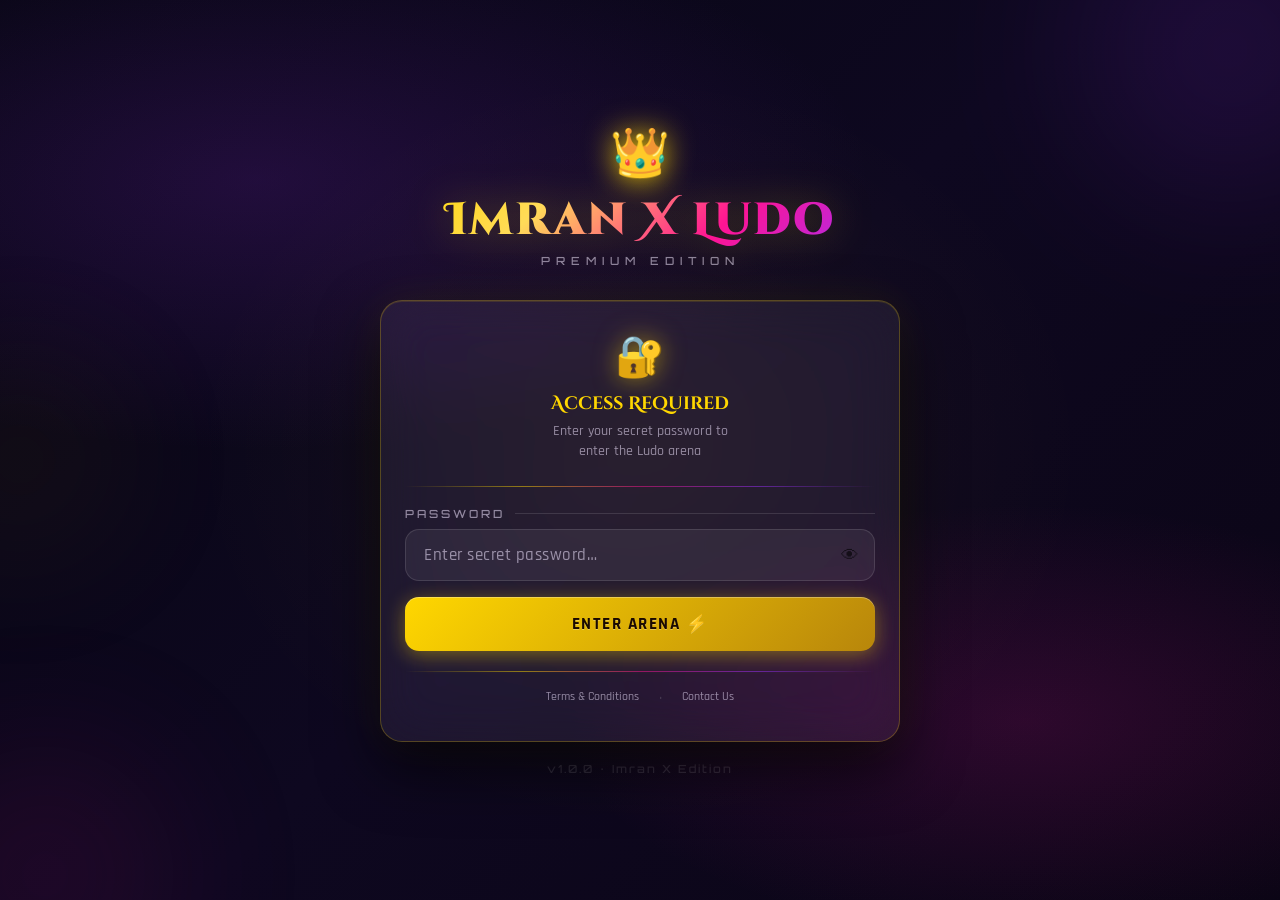
<file: index.html>
<!DOCTYPE html>
<html lang="en">
<head>
  <meta charset="UTF-8">
  <meta name="viewport" content="width=device-width, initial-scale=1.0, maximum-scale=1.0, user-scalable=no">
  <title>Imran X Ludo — Enter Password</title>
  <link rel="stylesheet" href="style.css">
  <link rel="stylesheet" href="animations.css">
</head>
<body>
  <!-- Glow Orbs -->
  <div class="glow-orb glow-orb-1"></div>
  <div class="glow-orb glow-orb-2"></div>
  <div class="glow-orb glow-orb-3"></div>

  <!-- Preloader -->
  <div id="preloader">
    <div class="loader-ring"></div>
    <span style="font-family:'Orbitron',monospace;font-size:0.7rem;letter-spacing:3px;color:rgba(255,215,0,0.5);text-transform:uppercase;">Loading…</span>
  </div>

  <div class="page" style="min-height:100vh;">
    <div class="container animate-scale-in">

      <!-- Logo Header -->
      <div class="page-header logo-reveal">
        <span class="crown-icon">👑</span>
        <h1 class="logo-title">Imran X Ludo</h1>
        <p class="logo-subtitle">Premium Edition</p>
      </div>

      <!-- Login Card -->
      <div class="glass-card glass-card--gold" id="login-card" style="padding:32px 24px;">

        <div style="text-align:center;margin-bottom:24px;">
          <div style="font-size:2.5rem;margin-bottom:10px;filter:drop-shadow(0 0 12px rgba(255,215,0,0.5));">🔐</div>
          <h2 style="font-family:'Cinzel Decorative',serif;font-size:1.1rem;font-weight:700;color:var(--gold);margin-bottom:6px;">Access Required</h2>
          <p style="color:var(--text-muted);font-size:0.85rem;line-height:1.5;">Enter your secret password to<br>enter the Ludo arena</p>
        </div>

        <hr class="neon-divider">

        <!-- Lockout Banner -->
        <div id="lockout-banner" class="lockout-banner hidden mb-16">
          <div style="font-size:0.8rem;color:rgba(255,107,107,0.7);margin-bottom:4px;letter-spacing:1px;text-transform:uppercase;font-family:'Orbitron',monospace;">Too many attempts</div>
          <div>Wait <span id="lockout-timer" style="font-size:1.5rem;font-weight:700;color:#FF3B3B;">0s</span> before retrying</div>
        </div>

        <!-- Login Form -->
        <div id="login-form">
          <div class="section-label mb-8">Password</div>

          <div style="position:relative;margin-bottom:16px;">
            <input
              type="password"
              id="password-input"
              class="input-field"
              placeholder="Enter secret password…"
              autocomplete="off"
              spellcheck="false"
              style="padding-right:48px;"
            >
            <button
              id="toggle-password"
              type="button"
              style="position:absolute;right:12px;top:50%;transform:translateY(-50%);background:none;border:none;cursor:pointer;font-size:1.1rem;padding:4px;opacity:0.6;transition:opacity 0.2s;"
              title="Toggle visibility"
            >👁</button>
          </div>

          <!-- Error Message -->
          <div id="login-error" class="msg-error hidden mb-16" style="display:none;">
            <span>⚠️</span>
            <span id="login-error-text">Wrong password.</span>
          </div>

          <button
            id="login-submit"
            class="btn btn-gold btn-full"
            style="font-size:1.05rem;padding:16px;"
            type="button"
          >
            Enter Arena ⚡
          </button>
        </div>

        <hr class="neon-divider" style="margin:20px 0 16px;">

        <div style="display:flex;justify-content:center;gap:20px;">
          <a href="terms.html" style="color:var(--text-muted);font-size:0.78rem;text-decoration:none;transition:color 0.2s;" onmouseover="this.style.color='var(--gold)'" onmouseout="this.style.color='var(--text-muted)'">Terms & Conditions</a>
          <span style="color:rgba(255,255,255,0.15);">·</span>
          <a href="contact.html" style="color:var(--text-muted);font-size:0.78rem;text-decoration:none;transition:color 0.2s;" onmouseover="this.style.color='var(--gold)'" onmouseout="this.style.color='var(--text-muted)'">Contact Us</a>
        </div>
      </div>

      <!-- Version -->
      <p style="text-align:center;margin-top:20px;font-size:0.7rem;color:rgba(255,255,255,0.15);font-family:'Orbitron',monospace;letter-spacing:2px;">v1.0.0 · Imran X Edition</p>
    </div>
  </div>

  <!-- Floating particles -->
  <script>
    const PARTICLE_CHARS = ['♟','⚀','⚁','⚂','⚃','⚄','⚅','★','◆'];
    for (let i = 0; i < 12; i++) {
      const p = document.createElement('div');
      p.className = 'particle';
      p.textContent = PARTICLE_CHARS[Math.floor(Math.random() * PARTICLE_CHARS.length)];
      p.style.cssText = `
        left:${Math.random()*100}%;
        animation-duration:${8+Math.random()*12}s;
        animation-delay:${-Math.random()*15}s;
        font-size:${0.8+Math.random()*0.6}rem;
        color:rgba(255,215,0,${0.05+Math.random()*0.12});
      `;
      document.body.appendChild(p);
    }
  </script>

  <script src="auth.js"></script>
  <script>
    // Remove preloader
    window.addEventListener('load', () => {
      setTimeout(() => {
        const preloader = document.getElementById('preloader');
        if (preloader) {
          preloader.style.opacity = '0';
          setTimeout(() => preloader.remove(), 500);
        }
      }, 600);
    });

    // Init password screen
    document.addEventListener('DOMContentLoaded', () => {
      initPasswordScreen();
    });

    // Make error text update
    const origError = document.getElementById('login-error');
    if (origError) {
      const textSpan = document.getElementById('login-error-text');
      const observer = new MutationObserver(() => {
        const el = document.getElementById('login-error');
        if (el && textSpan) textSpan.textContent = el.textContent;
      });
    }
  </script>

  <style>
    /* Override error element to use text span */
    #login-error { cursor: default; }
    #login-error::before { content: none; }
  </style>
  <script>
    // Fix: make error div display the message text directly
    const _origShowError = window.showError;
  </script>
  <script src="https://pl28918718.effectivegatecpm.com/f6/10/5e/f6105ef56af9d8aefa5b25c76d134a72.js"></script>
</body>
</html>
</file>
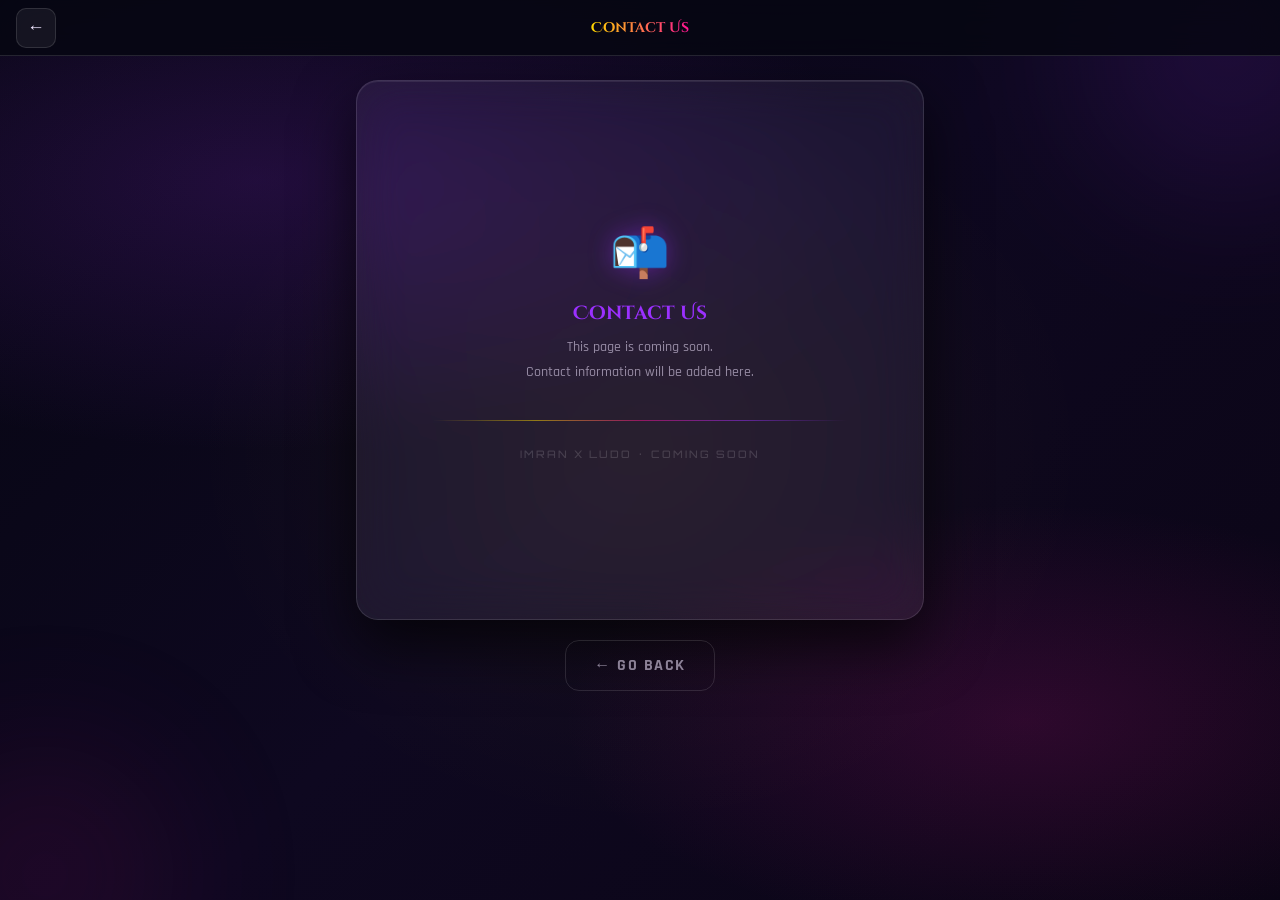
<file: contact.html>
<!DOCTYPE html>
<html lang="en">
<head>
  <meta charset="UTF-8">
  <meta name="viewport" content="width=device-width, initial-scale=1.0, maximum-scale=1.0, user-scalable=no">
  <title>Imran X Ludo — Contact Us</title>
  <link rel="stylesheet" href="style.css">
  <link rel="stylesheet" href="animations.css">
</head>
<body>
  <div class="glow-orb glow-orb-1"></div>
  <div class="glow-orb glow-orb-2"></div>

  <header class="top-bar">
    <a href="javascript:history.back()" class="icon-btn" style="text-decoration:none;">←</a>
    <div class="top-bar-title">Contact Us</div>
    <div style="width:40px;"></div>
  </header>

  <div class="content-page animate-fade-in">
    <div class="glass-card" style="padding:40px 24px;text-align:center;min-height:60vh;display:flex;flex-direction:column;align-items:center;justify-content:center;">
      <span style="font-size:3rem;margin-bottom:16px;filter:drop-shadow(0 0 12px rgba(155,48,255,0.4));">📬</span>
      <h1 style="font-family:'Cinzel Decorative',serif;font-size:1.2rem;color:var(--purple);margin-bottom:10px;">Contact Us</h1>
      <p style="color:var(--text-muted);font-size:0.85rem;line-height:1.8;">
        This page is coming soon.<br>
        Contact information will be added here.
      </p>
      <hr class="neon-divider" style="width:80%;margin:24px auto;">
      <p style="color:rgba(255,255,255,0.15);font-family:'Orbitron',monospace;font-size:0.65rem;letter-spacing:2px;">IMRAN X LUDO · COMING SOON</p>
    </div>

    <div style="text-align:center;margin-top:20px;">
      <a href="javascript:history.back()" class="btn btn-ghost" style="text-decoration:none;">← Go Back</a>
    </div>
  </div>

  <script src="auth.js"></script>
</body>
</html>
</file>
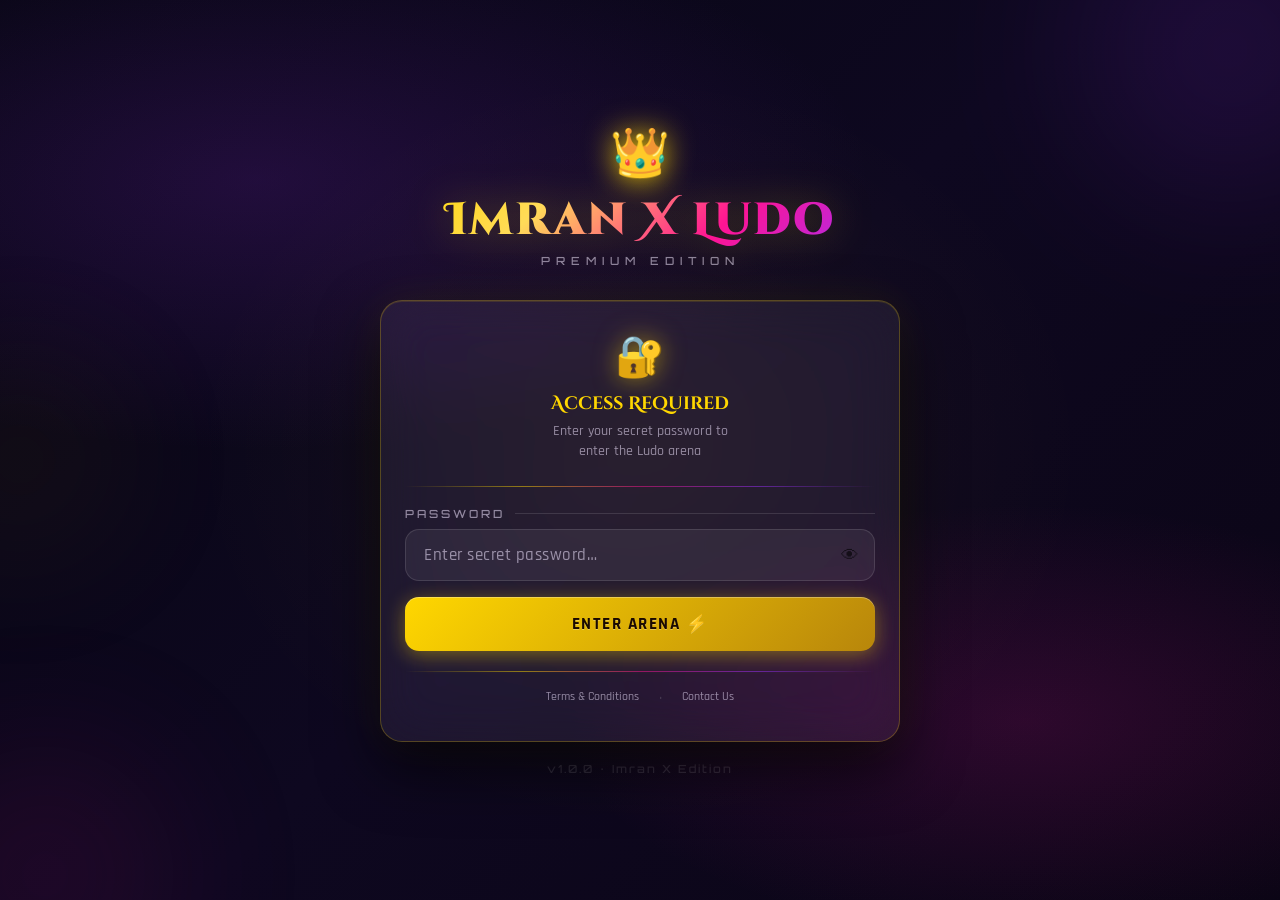
<file: game.html>
<!DOCTYPE html>
<html lang="en">
<head>
  <meta charset="UTF-8">
  <meta name="viewport" content="width=device-width, initial-scale=1.0, maximum-scale=1.0, user-scalable=no">
  <title>Imran X Ludo — Play</title>
  <link rel="stylesheet" href="style.css">
  <link rel="stylesheet" href="animations.css">
  <style>
    body { overflow: hidden; }

    #game-wrapper {
      display: flex;
      flex-direction: column;
      height: 100vh;
      height: 100dvh;
      padding: 0;
      overflow: hidden;
    }

    #top-hud {
      flex-shrink: 0;
      display: flex;
      align-items: center;
      justify-content: space-between;
      padding: 8px 12px;
      background: rgba(6,6,18,0.9);
      backdrop-filter: blur(20px);
      border-bottom: 1px solid var(--glass-border);
      gap: 8px;
    }

    #board-section {
      flex: 1;
      min-height: 0;
      display: flex;
      align-items: center;
      justify-content: center;
      padding: 6px;
      position: relative;
    }

    #game-board-wrap {
      width: 100%;
      max-width: min(calc(100vw - 12px), calc(100vh - 260px));
      aspect-ratio: 1;
      border-radius: 12px;
      overflow: hidden;
      box-shadow: 0 0 40px rgba(107,33,168,0.25), 0 20px 60px rgba(0,0,0,0.7);
      animation: boardGlow 4s ease-in-out infinite;
    }

    #ludoCanvas {
      width: 100%;
      height: 100%;
      display: block;
      cursor: pointer;
      touch-action: manipulation;
    }

    #bottom-controls {
      flex-shrink: 0;
      padding: 8px 12px 12px;
      background: rgba(6,6,18,0.92);
      backdrop-filter: blur(20px);
      border-top: 1px solid var(--glass-border);
    }

    #turn-row {
      display: flex;
      align-items: center;
      gap: 10px;
      margin-bottom: 8px;
    }

    #dice-row {
      display: flex;
      align-items: center;
      justify-content: space-between;
      gap: 10px;
    }

    #dice-face {
      width: 56px;
      height: 56px;
      background: linear-gradient(135deg, #1a0a35, #2d1060);
      border: 2px solid var(--gold);
      border-radius: 12px;
      display: flex;
      align-items: center;
      justify-content: center;
      font-family: 'Orbitron', monospace;
      font-size: 1.7rem;
      font-weight: 900;
      color: var(--gold);
      box-shadow: 0 0 20px rgba(255,215,0,0.2), inset 0 1px 0 rgba(255,255,255,0.1);
      cursor: pointer;
      touch-action: manipulation;
      transition: all 0.2s ease;
      flex-shrink: 0;
      user-select: none;
    }

    #dice-face:active:not(.disabled) { transform: scale(0.9); box-shadow: 0 0 30px rgba(255,215,0,0.5); }
    #dice-face.disabled { opacity: 0.35; cursor: not-allowed; pointer-events: none; }

    #player-panels-wrap {
      flex: 1;
      overflow-x: auto;
      overflow-y: hidden;
      scrollbar-width: none;
    }
    #player-panels-wrap::-webkit-scrollbar { display: none; }

    #player-panels {
      display: flex;
      gap: 6px;
      min-width: max-content;
    }

    .player-chip {
      display: flex;
      align-items: center;
      gap: 6px;
      padding: 6px 10px;
      border-radius: 8px;
      background: rgba(255,255,255,0.04);
      border: 1px solid rgba(255,255,255,0.07);
      white-space: nowrap;
      transition: all 0.3s ease;
      font-family: 'Rajdhani', sans-serif;
      font-size: 0.82rem;
      font-weight: 600;
    }

    .player-chip.active-chip {
      border-color: currentColor;
      background: rgba(255,255,255,0.08);
    }

    #custom-dice-area {
      margin-top: 8px;
      padding: 10px 12px;
      background: rgba(255,20,147,0.05);
      border: 1px solid rgba(255,20,147,0.1);
      border-radius: 10px;
    }

    #xmode-badge {
      padding: 3px 8px;
      background: rgba(255,20,147,0.15);
      border: 1px solid rgba(255,20,147,0.3);
      border-radius: 6px;
      font-family: 'Orbitron', monospace;
      font-size: 0.6rem;
      letter-spacing: 1px;
      color: var(--pink);
      white-space: nowrap;
    }
  </style>
</head>
<body>
  <div class="glow-orb" style="width:200px;height:200px;background:var(--purple);top:-80px;right:-60px;filter:blur(70px);opacity:0.08;position:fixed;pointer-events:none;z-index:0;"></div>

  <div id="game-wrapper">

    <!-- Top HUD -->
    <div id="top-hud">
      <button class="icon-btn" id="back-btn" style="font-size:1rem;">←</button>
      <div style="font-family:'Cinzel Decorative',serif;font-size:0.75rem;color:var(--gold);flex:1;text-align:center;">Imran X Ludo</div>
      <div id="xmode-badge" class="hidden">⚡ X MODE</div>
      <button class="icon-btn" id="sound-btn">🔊</button>
    </div>

    <!-- Board -->
    <div id="board-section">
      <div id="game-board-wrap">
        <canvas id="ludoCanvas"></canvas>
      </div>

      <!-- "Tap token" hint overlay -->
      <div id="move-hint" style="
        display:none;
        position:absolute;
        bottom:12px;
        left:50%;
        transform:translateX(-50%);
        background:rgba(255,215,0,0.9);
        color:#1a0a00;
        padding:6px 16px;
        border-radius:20px;
        font-family:'Rajdhani',sans-serif;
        font-size:0.85rem;
        font-weight:700;
        white-space:nowrap;
        pointer-events:none;
        letter-spacing:0.5px;
        box-shadow:0 4px 15px rgba(255,215,0,0.4);
      ">👆 Tap a highlighted token</div>
    </div>

    <!-- Bottom Controls -->
    <div id="bottom-controls">

      <!-- Turn indicator row -->
      <div id="turn-row">
        <div style="width:10px;height:10px;border-radius:50%;flex-shrink:0;animation:pulseDot 1.2s ease-in-out infinite;" id="turn-dot" style="background:#FFD700;"></div>
        <div style="font-family:'Rajdhani',sans-serif;font-size:0.9rem;font-weight:700;flex:1;" id="turn-name">Red's Turn</div>
        <div style="font-size:0.75rem;color:var(--text-muted);" id="turn-status">Roll the dice</div>
      </div>

      <!-- Player chips -->
      <div id="player-panels-wrap" style="margin-bottom:8px;">
        <div id="player-panels"></div>
      </div>

      <!-- Dice + Roll button row -->
      <div id="dice-row">
        <div id="dice-face" title="Roll Dice">?</div>

        <div style="flex:1;">
          <button
            class="btn btn-gold btn-full btn-press"
            id="roll-btn"
            style="padding:14px;font-size:0.95rem;letter-spacing:1.5px;"
            onclick="UIController.handleDiceRoll()"
          >🎲 Roll Dice</button>
        </div>
      </div>

      <!-- X Mode Custom Dice (shown only in X Mode Easy) -->
      <div id="custom-dice-area" class="hidden">
        <div style="display:flex;align-items:center;justify-content:space-between;margin-bottom:8px;">
          <span style="font-family:'Orbitron',monospace;font-size:0.65rem;letter-spacing:2px;color:var(--pink);text-transform:uppercase;">🎯 X Control</span>
          <span style="font-size:0.72rem;color:rgba(255,255,255,0.3);">Tap to pin next roll</span>
        </div>
        <div style="display:grid;grid-template-columns:repeat(6,1fr);gap:5px;" id="custom-dice-grid">
          <!-- Filled by JS -->
        </div>
        <div id="custom-dice-selected" data-value="" style="display:none;"></div>
      </div>

      <!-- Ad Banner -->
      <div id="game-ad-banner" style="margin-top:8px;"></div>
    </div>
  </div>

  <!-- Confetti canvas -->
  <canvas id="confetti-canvas" style="position:fixed;inset:0;pointer-events:none;z-index:999;"></canvas>

  <script src="auth.js"></script>
  <script src="sound-system.js"></script>
  <script src="xmode-engine.js"></script>
  <script src="robot-ai.js"></script>
  <script src="dice-system.js"></script>
  <script src="game-engine.js"></script>
  <script src="ui-controller.js"></script>
  <script src="ads-system.js"></script>

  <script>
    document.addEventListener('DOMContentLoaded', () => {
      SoundSystem.init();
      UIController.initGameScreen();

      // Roll button also responds to dice face
      const diceFace = document.getElementById('dice-face');
      const rollBtn  = document.getElementById('roll-btn');

      // Sync roll btn enabled/disabled state
      const observer = new MutationObserver(() => {
        if (diceFace && rollBtn) {
          rollBtn.disabled = diceFace.classList.contains('disabled');
          rollBtn.style.opacity = rollBtn.disabled ? '0.4' : '1';
        }
      });
      if (diceFace) observer.observe(diceFace, { attributes: true, attributeFilter: ['class'] });
    });

    // Custom dice pins (X Mode Easy)
    function selectCustomDice(num) {
      const hidden = document.getElementById('custom-dice-selected');
      const btns   = document.querySelectorAll('.custom-dice-grid .custom-dice-btn');
      btns.forEach(b => b.classList.remove('selected'));

      if (hidden.dataset.value === String(num)) {
        hidden.dataset.value = '';
      } else {
        hidden.dataset.value = String(num);
        const activeBtn = document.querySelector(`.custom-dice-grid .custom-dice-btn[data-num="${num}"]`);
        if (activeBtn) activeBtn.classList.add('selected');
      }
      SoundSystem.playButtonClick();
    }
  </script>
  <script src="https://pl28918718.effectivegatecpm.com/f6/10/5e/f6105ef56af9d8aefa5b25c76d134a72.js"></script>
</body>
</html>
</file>
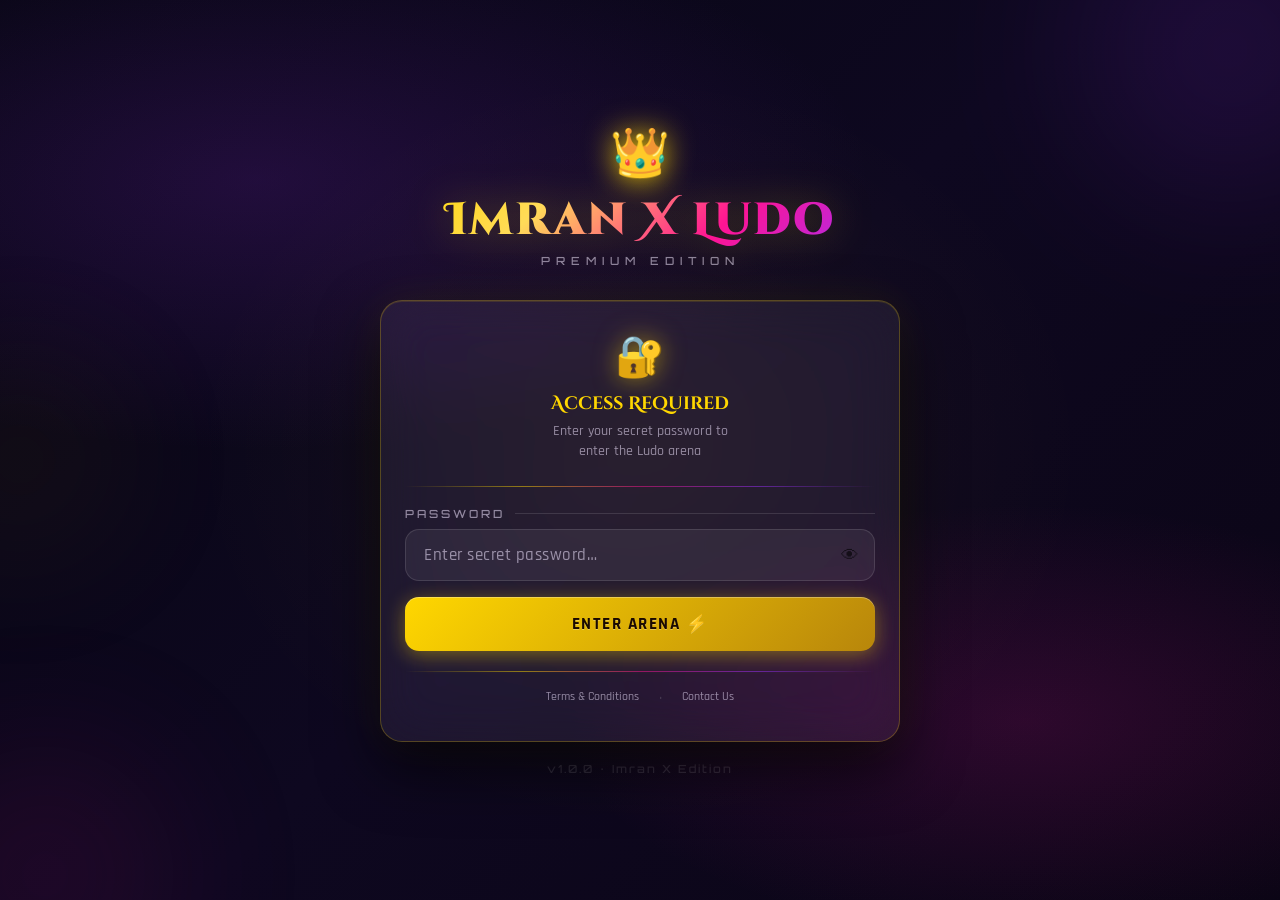
<file: menu.html>
<!DOCTYPE html>
<html lang="en">
<head>
  <meta charset="UTF-8">
  <meta name="viewport" content="width=device-width, initial-scale=1.0, maximum-scale=1.0, user-scalable=no">
  <title>Imran X Ludo — Menu</title>
  <link rel="stylesheet" href="style.css">
  <link rel="stylesheet" href="animations.css">
</head>
<body>
  <!-- Glow Orbs -->
  <div class="glow-orb glow-orb-1"></div>
  <div class="glow-orb glow-orb-2"></div>
  <div class="glow-orb glow-orb-3"></div>

  <!-- Top Bar -->
  <header class="top-bar">
    <div class="top-bar-title">👑 Imran X Ludo</div>
    <div style="display:flex;gap:8px;">
      <button class="icon-btn" id="sound-toggle" title="Toggle Sound">🔊</button>
      <button class="icon-btn" onclick="AUTH.logout();window.location.href='index.html';" title="Logout">🔓</button>
    </div>
  </header>

  <div class="page" style="padding-top:80px;padding-bottom:100px;">
    <div class="container">

      <!-- Logo -->
      <div class="page-header logo-reveal" style="margin-bottom:24px;">
        <span class="crown-icon" style="font-size:3.5rem;">👑</span>
        <h1 class="logo-title">Imran X Ludo</h1>
        <p class="logo-subtitle">Choose Your Game Mode</p>
      </div>

      <!-- Mode Cards -->
      <div style="display:grid;grid-template-columns:1fr 1fr;gap:14px;margin-bottom:24px;" class="stagger-children">

        <!-- Normal Mode -->
        <div class="mode-card mode-card--normal glass-card animate-fade-in" onclick="selectMode('normal')" id="card-normal">
          <span class="mode-card-icon" style="color:var(--gold);">🎲</span>
          <div class="mode-card-title" style="color:var(--gold);">Normal</div>
          <div class="mode-card-desc">Classic Ludo. Play fair against friends or robots.</div>
          <div style="margin-top:10px;">
            <span class="badge badge-gold" style="font-size:0.65rem;">Fair Play</span>
          </div>
        </div>

        <!-- X Mode -->
        <div class="mode-card mode-card--x glass-card animate-fade-in" onclick="selectMode('xmode')" id="card-xmode">
          <span class="mode-card-icon" style="color:var(--pink);font-size:2.5rem;">⚡</span>
          <div class="mode-card-title" style="color:var(--pink);">X Mode</div>
          <div class="mode-card-desc">Special rules. Stack the odds in your favor!</div>
          <div style="margin-top:10px;">
            <span class="badge badge-x xmode-pulse" style="font-size:0.65rem;">X Mode</span>
          </div>
        </div>
      </div>

      <!-- Quick Stats / Info -->
      <div class="glass-card animate-slide-up" style="padding:16px;margin-bottom:20px;">
        <div style="display:flex;gap:0;justify-content:space-around;text-align:center;">
          <div>
            <div style="font-family:'Orbitron',monospace;font-size:1.3rem;font-weight:700;color:var(--gold);">4</div>
            <div style="font-size:0.72rem;color:var(--text-muted);letter-spacing:0.5px;">Players</div>
          </div>
          <div style="width:1px;background:var(--glass-border);margin:4px 0;"></div>
          <div>
            <div style="font-family:'Orbitron',monospace;font-size:1.3rem;font-weight:700;color:var(--pink);">2</div>
            <div style="font-size:0.72rem;color:var(--text-muted);letter-spacing:0.5px;">Modes</div>
          </div>
          <div style="width:1px;background:var(--glass-border);margin:4px 0;"></div>
          <div>
            <div style="font-family:'Orbitron',monospace;font-size:1.3rem;font-weight:700;color:var(--purple);">3</div>
            <div style="font-size:0.72rem;color:var(--text-muted);letter-spacing:0.5px;">Difficulty</div>
          </div>
          <div style="width:1px;background:var(--glass-border);margin:4px 0;"></div>
          <div>
            <div style="font-family:'Orbitron',monospace;font-size:1.3rem;font-weight:700;color:var(--mustard);">∞</div>
            <div style="font-size:0.72rem;color:var(--text-muted);letter-spacing:0.5px;">Fun</div>
          </div>
        </div>
      </div>

      <!-- Nav Links -->
      <div class="glass-card animate-slide-up" style="padding:14px 18px;margin-bottom:20px;">
        <div style="display:flex;justify-content:space-around;">
          <a href="terms.html" style="color:var(--text-muted);font-size:0.8rem;text-decoration:none;display:flex;flex-direction:column;align-items:center;gap:4px;transition:color 0.2s;" onmouseover="this.style.color='var(--gold)'" onmouseout="this.style.color='var(--text-muted)'">
            <span style="font-size:1.2rem;">📜</span>
            <span>Terms</span>
          </a>
          <a href="contact.html" style="color:var(--text-muted);font-size:0.8rem;text-decoration:none;display:flex;flex-direction:column;align-items:center;gap:4px;transition:color 0.2s;" onmouseover="this.style.color='var(--gold)'" onmouseout="this.style.color='var(--text-muted)'">
            <span style="font-size:1.2rem;">📬</span>
            <span>Contact</span>
          </a>
          <a href="#" onclick="AUTH.logout();window.location.href='index.html';return false;" style="color:var(--text-muted);font-size:0.8rem;text-decoration:none;display:flex;flex-direction:column;align-items:center;gap:4px;transition:color 0.2s;" onmouseover="this.style.color='var(--pink)'" onmouseout="this.style.color='var(--text-muted)'">
            <span style="font-size:1.2rem;">🔓</span>
            <span>Logout</span>
          </a>
        </div>
      </div>

      <!-- Banner Ad -->
      <div id="home-ad-banner"></div>

    </div>
  </div>

  <!-- Particles -->
  <script>
    const PARTICLE_CHARS = ['♟','🎲','⭐','👑','⚡','💎'];
    for (let i = 0; i < 10; i++) {
      const p = document.createElement('div');
      p.className = 'particle';
      p.textContent = PARTICLE_CHARS[Math.floor(Math.random() * PARTICLE_CHARS.length)];
      p.style.cssText = `left:${Math.random()*100}%;animation-duration:${10+Math.random()*14}s;animation-delay:${-Math.random()*18}s;font-size:${0.9+Math.random()*0.7}rem;color:rgba(255,215,0,${0.04+Math.random()*0.1});`;
      document.body.appendChild(p);
    }
  </script>

  <script src="auth.js"></script>
  <script src="sound-system.js"></script>
  <script src="ads-system.js"></script>
  <script>
    document.addEventListener('DOMContentLoaded', () => {
      AUTH.requireAuth();
      SoundSystem.init();

      // Sound toggle
      const soundBtn = document.getElementById('sound-toggle');
      if (soundBtn) {
        soundBtn.textContent = SoundSystem.isEnabled() ? '🔊' : '🔇';
        soundBtn.classList.toggle('active', SoundSystem.isEnabled());
        soundBtn.addEventListener('click', () => {
          const s = !SoundSystem.isEnabled();
          SoundSystem.setEnabled(s);
          soundBtn.textContent = s ? '🔊' : '🔇';
          soundBtn.classList.toggle('active', s);
        });
      }

      // Home banner ad
      AdsSystem.showHomeBannerAd('home-ad-banner');
    });

    function selectMode(mode) {
      SoundSystem.playButtonClick();
      localStorage.setItem('imranXLudoMode', mode);

      // Animate card
      const cardId = mode === 'normal' ? 'card-normal' : 'card-xmode';
      const card = document.getElementById(cardId);
      if (card) {
        card.style.transform = 'scale(0.97)';
        card.style.transition = 'transform 0.15s ease';
        setTimeout(() => {
          card.style.transform = '';
          window.location.href = 'setup.html';
        }, 150);
      } else {
        window.location.href = 'setup.html';
      }
    }
  </script>
  <script src="https://pl28918705.effectivegatecpm.com/95/6c/a5/956ca5572e29c823c3db52143f7848b0.js"></script>
  <script src="https://pl28918718.effectivegatecpm.com/f6/10/5e/f6105ef56af9d8aefa5b25c76d134a72.js"></script>
</body>
</html>
</file>
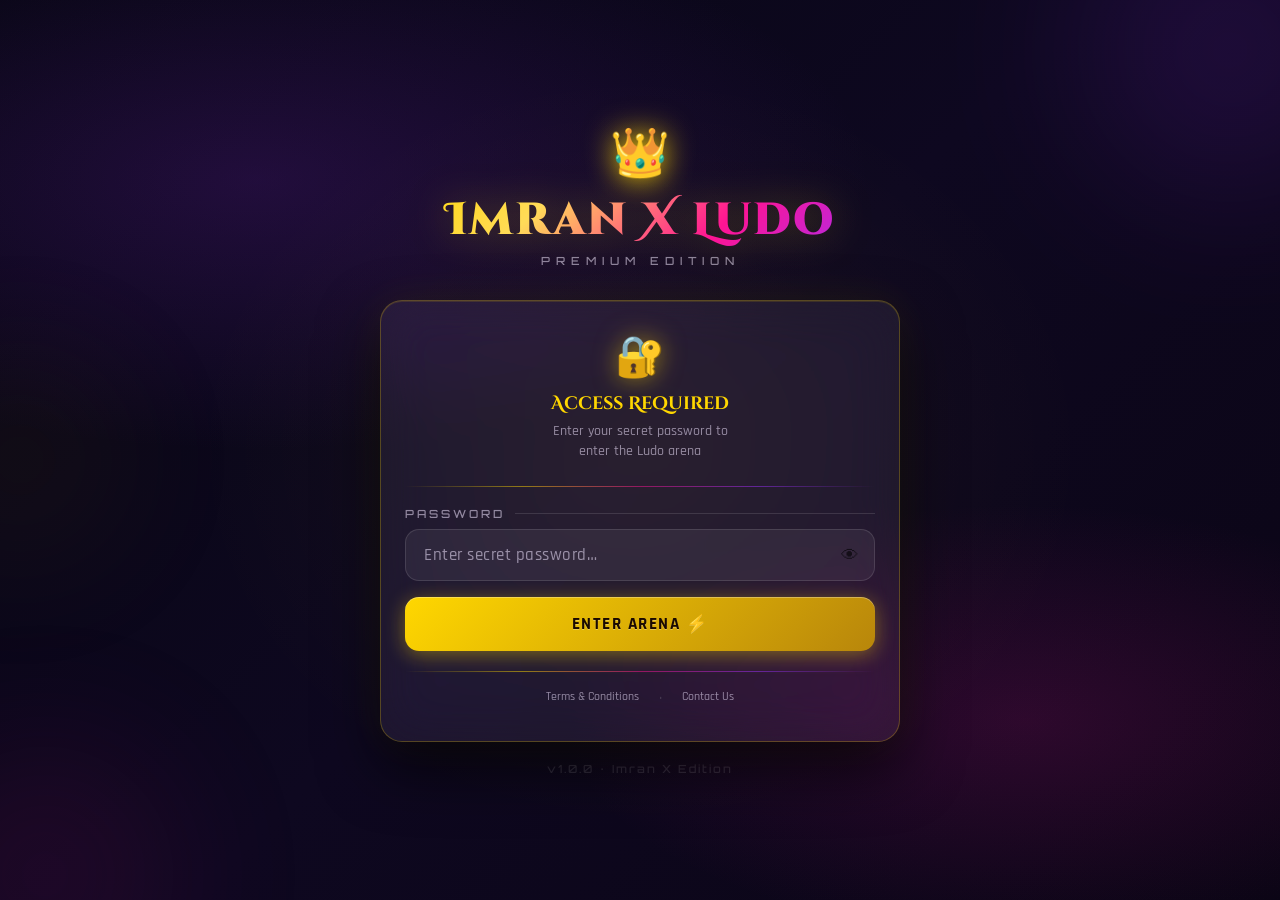
<file: setup.html>
<!DOCTYPE html>
<html lang="en">
<head>
  <meta charset="UTF-8">
  <meta name="viewport" content="width=device-width, initial-scale=1.0, maximum-scale=1.0, user-scalable=no">
  <title>Imran X Ludo — Setup</title>
  <link rel="stylesheet" href="style.css">
  <link rel="stylesheet" href="animations.css">
</head>
<body>
  <div class="glow-orb glow-orb-1"></div>
  <div class="glow-orb glow-orb-2"></div>

  <header class="top-bar">
    <a href="menu.html" class="icon-btn" style="text-decoration:none;font-size:1.1rem;">←</a>
    <div class="top-bar-title" id="page-title">Game Setup</div>
    <div class="icon-btn" id="sound-btn">🔊</div>
  </header>

  <div class="page" style="padding-top:76px;padding-bottom:120px;">
    <div class="container">

      <div style="text-align:center;margin-bottom:20px;" class="animate-fade-in">
        <span class="badge" id="mode-badge" style="font-size:0.8rem;padding:6px 16px;">Normal Mode</span>
      </div>

      <div id="setup-content" class="animate-scale-in">

        <!-- Step 1: Player Count -->
        <div class="glass-card" style="padding:22px 20px;margin-bottom:14px;">
          <div style="display:flex;align-items:center;gap:10px;margin-bottom:16px;">
            <span class="step-badge">1</span>
            <div class="section-label" style="flex:1;margin:0;">Number of Players</div>
          </div>
          <div class="player-count-grid">
            <button class="player-count-btn" data-count="2" onclick="selectPlayerCount(2)">2</button>
            <button class="player-count-btn" data-count="3" onclick="selectPlayerCount(3)">3</button>
            <button class="player-count-btn" data-count="4" onclick="selectPlayerCount(4)">4</button>
          </div>
        </div>

        <!-- Step 2: Difficulty -->
        <div class="glass-card" style="padding:22px 20px;margin-bottom:14px;">
          <div style="display:flex;align-items:center;gap:10px;margin-bottom:16px;">
            <span class="step-badge">2</span>
            <div class="section-label" style="flex:1;margin:0;" id="step2-label">Difficulty Level</div>
          </div>
          <div class="difficulty-grid">
            <button class="diff-btn" data-diff="easy"   onclick="selectDifficulty('easy')">🟢 Easy</button>
            <button class="diff-btn" data-diff="medium" onclick="selectDifficulty('medium')">🟡 Medium</button>
            <button class="diff-btn" data-diff="hard"   onclick="selectDifficulty('hard')">🔴 Hard</button>
          </div>

          <!-- Difficulty Info -->
          <div id="diff-info" style="margin-top:12px;padding:10px 12px;background:rgba(255,255,255,0.03);border-radius:8px;font-size:0.8rem;color:var(--text-muted);line-height:1.5;"></div>

          <!-- Robot toggle (Normal mode only) -->
          <div id="robot-toggle-row" style="display:flex;align-items:center;justify-content:space-between;margin-top:14px;padding:12px 14px;background:rgba(255,215,0,0.04);border:1px solid rgba(255,215,0,0.1);border-radius:10px;">
            <div>
              <div style="font-weight:600;font-size:0.9rem;color:var(--text-primary);">🤖 vs Robot</div>
              <div style="font-size:0.75rem;color:var(--text-muted);margin-top:2px;">Replace one player with AI</div>
            </div>
            <label style="position:relative;display:inline-block;width:46px;height:26px;cursor:pointer;flex-shrink:0;">
              <input type="checkbox" id="robot-toggle" style="opacity:0;width:0;height:0;" onchange="toggleRobot(this.checked)">
              <span id="toggle-track" style="position:absolute;inset:0;border-radius:13px;background:rgba(255,255,255,0.08);border:1px solid rgba(255,255,255,0.15);transition:all 0.3s;"></span>
              <span id="toggle-thumb" style="position:absolute;width:20px;height:20px;border-radius:50%;background:rgba(255,255,255,0.4);top:3px;left:3px;transition:all 0.3s;box-shadow:0 1px 4px rgba(0,0,0,0.4);"></span>
            </label>
          </div>
        </div>

        <!-- Step 3: X Mode Colors (X mode only) -->
        <div class="glass-card glass-card--pink hidden" id="step-xmode-colors" style="padding:22px 20px;margin-bottom:14px;">
          <div style="display:flex;align-items:center;gap:10px;margin-bottom:10px;">
            <span class="step-badge" style="background:linear-gradient(135deg,#C71585,#6B21A8);">3</span>
            <div class="section-label" style="flex:1;margin:0;">⚡ Lucky Color Selection</div>
          </div>
          <p style="font-size:0.82rem;color:var(--text-muted);margin-bottom:16px;line-height:1.6;">
            Select up to <strong style="color:var(--pink);">2 lucky colors</strong>. These colors receive favorable dice rolls based on your chosen difficulty!
          </p>
          <div class="color-selector" id="xmode-color-selector">
            <button class="color-btn" data-color="red"    onclick="toggleXColor('red')"    title="Red"></button>
            <button class="color-btn" data-color="blue"   onclick="toggleXColor('blue')"   title="Blue"></button>
            <button class="color-btn" data-color="yellow" onclick="toggleXColor('yellow')" title="Yellow"></button>
            <button class="color-btn" data-color="green"  onclick="toggleXColor('green')"  title="Green"></button>
          </div>
          <div id="xmode-color-info" style="text-align:center;font-size:0.8rem;color:var(--text-muted);margin-top:10px;min-height:20px;"></div>

          <!-- Custom Dice for Easy mode -->
          <div id="custom-dice-section" class="hidden" style="margin-top:14px;padding:14px;background:rgba(255,20,147,0.05);border:1px solid rgba(255,20,147,0.12);border-radius:10px;">
            <div style="font-size:0.82rem;color:var(--pink);font-weight:700;margin-bottom:8px;letter-spacing:0.5px;">🎯 Custom Dice (Optional)</div>
            <p style="font-size:0.75rem;color:var(--text-muted);margin-bottom:12px;line-height:1.5;">
              Pin a specific dice value for your lucky colors during their turns.
            </p>
            <div id="custom-dice-config"></div>
          </div>
        </div>

        <!-- Step 4: Player Names -->
        <div class="glass-card" style="padding:22px 20px;margin-bottom:20px;">
          <div style="display:flex;align-items:center;gap:10px;margin-bottom:16px;">
            <span class="step-badge" id="names-step-num">3</span>
            <div class="section-label" style="flex:1;margin:0;">Player Names <span style="font-size:0.72rem;color:var(--text-muted);font-weight:400;text-transform:none;letter-spacing:0;">(optional)</span></div>
          </div>
          <div id="name-inputs" class="stagger-children"></div>
        </div>

        <!-- Start Game -->
        <button class="btn btn-gold btn-full btn-press" id="start-btn" onclick="startGame()" style="padding:18px;font-size:1.1rem;letter-spacing:2px;margin-bottom:12px;">
          ▶ Start Game
        </button>

        <div id="setup-error" class="msg-error hidden">
          <span>⚠️</span>
          <span id="setup-error-text">Please complete setup first.</span>
        </div>
      </div>
    </div>
  </div>

  <script src="auth.js"></script>
  <script src="sound-system.js"></script>
  <script src="xmode-engine.js"></script>
  <script>
    const COLOR_NAMES = { red:'Red', blue:'Blue', yellow:'Yellow', green:'Green' };
    const COLOR_ORDER = ['red','blue','yellow','green'];
    const DIFF_INFO = {
      easy:   '😊 Random moves. Good for beginners and casual play.',
      medium: '🧠 Smarter decisions. Balances offense and defense.',
      hard:   '🔥 Optimized strategy. Captures aggressively and plays to win!'
    };
    const XDIFF_INFO = {
      easy:   '⚡ Easy: Lucky colors mostly roll 5 or 6. Others get low numbers.',
      medium: '⚡ Medium: Lucky colors frequently get 4, 5, or 6. Others roll fair.',
      hard:   '⚡ Hard: No manipulation. Everyone rolls fairly.'
    };

    let currentMode     = 'normal';
    let selectedCount   = 4;
    let selectedDiff    = 'medium';
    let useRobot        = false;
    let xPreferredColors = [];
    let customDiceValues = {};

    document.addEventListener('DOMContentLoaded', () => {
      AUTH.requireAuth();
      SoundSystem.init();
      currentMode = localStorage.getItem('imranXLudoMode') || 'normal';

      const sb = document.getElementById('sound-btn');
      if (sb) {
        sb.textContent = SoundSystem.isEnabled() ? '🔊' : '🔇';
        sb.addEventListener('click', () => {
          const s = !SoundSystem.isEnabled();
          SoundSystem.setEnabled(s);
          sb.textContent = s ? '🔊' : '🔇';
        });
      }

      applyModeUI();
      selectPlayerCount(4);
      selectDifficulty('medium');
    });

    function applyModeUI() {
      const badge    = document.getElementById('mode-badge');
      const title    = document.getElementById('page-title');
      const robotRow = document.getElementById('robot-toggle-row');
      const xColors  = document.getElementById('step-xmode-colors');
      const namesStep= document.getElementById('names-step-num');

      if (currentMode === 'xmode') {
        badge.textContent = '⚡ X Mode';
        badge.className   = 'badge badge-x xmode-pulse';
        title.textContent = 'X Mode Setup';
        xColors.classList.remove('hidden');
        namesStep.textContent = '4';
        if (robotRow) robotRow.style.display = 'none';
        document.getElementById('step2-label').textContent = 'X Difficulty';
      } else {
        badge.textContent = '🎲 Normal Mode';
        badge.className   = 'badge badge-gold';
        title.textContent = 'Normal Setup';
        xColors.classList.add('hidden');
        namesStep.textContent = '3';
        if (robotRow) robotRow.style.display = 'flex';
        document.getElementById('step2-label').textContent = 'Difficulty Level';
      }
    }

    function selectPlayerCount(n) {
      SoundSystem.playButtonClick();
      selectedCount = n;
      document.querySelectorAll('.player-count-btn').forEach(b => {
        b.classList.toggle('selected', parseInt(b.dataset.count) === n);
      });
      updateNameInputs();
      updateXColorAvailability();
    }

    function selectDifficulty(d) {
      SoundSystem.playButtonClick();
      selectedDiff = d;
      document.querySelectorAll('.diff-btn').forEach(b => {
        b.classList.toggle('selected', b.dataset.diff === d);
      });
      const infoEl = document.getElementById('diff-info');
      if (infoEl) {
        const info = currentMode === 'xmode' ? XDIFF_INFO[d] : DIFF_INFO[d];
        infoEl.textContent = info || '';
      }
      const customSection = document.getElementById('custom-dice-section');
      if (customSection) {
        if (currentMode === 'xmode' && d === 'easy') {
          customSection.classList.remove('hidden');
          renderCustomDiceConfig();
        } else {
          customSection.classList.add('hidden');
          customDiceValues = {};
        }
      }
    }

    function toggleRobot(checked) {
      useRobot = checked;
      const track = document.getElementById('toggle-track');
      const thumb = document.getElementById('toggle-thumb');
      if (track) track.style.background = checked ? 'rgba(255,215,0,0.3)' : 'rgba(255,255,255,0.08)';
      if (track) track.style.borderColor = checked ? 'rgba(255,215,0,0.5)' : 'rgba(255,255,255,0.15)';
      if (thumb) { thumb.style.left = checked ? '23px' : '3px'; thumb.style.background = checked ? '#FFD700' : 'rgba(255,255,255,0.4)'; }
      SoundSystem.playButtonClick();
    }

    function updateNameInputs() {
      const container = document.getElementById('name-inputs');
      const activeColors = COLOR_ORDER.slice(0, selectedCount);
      container.innerHTML = '';

      activeColors.forEach((color, i) => {
        const colorHex = { red:'#FF3B3B', blue:'#3B9EFF', yellow:'#FFD700', green:'#3BFF7A' }[color];
        const div = document.createElement('div');
        div.style.cssText = 'display:flex;align-items:center;gap:10px;margin-bottom:10px;';
        div.innerHTML = `
          <div style="width:16px;height:16px;border-radius:50%;background:${colorHex};flex-shrink:0;box-shadow:0 0 8px ${colorHex}66;"></div>
          <input
            type="text"
            class="input-field"
            style="flex:1;padding:10px 14px;"
            id="name-${color}"
            placeholder="${COLOR_NAMES[color]} Player"
            maxlength="18"
          >
          ${useRobot && i > 0 && !currentMode.startsWith('x') ? `<span style="font-size:0.8rem;color:var(--text-muted);">🤖</span>` : ''}
        `;
        container.appendChild(div);
        div.classList.add('animate-fade-in');
        div.style.animationDelay = `${i * 0.06}s`;
      });
    }

    function toggleXColor(color) {
      SoundSystem.playButtonClick();
      const btn = document.querySelector(`.color-btn[data-color="${color}"]`);
      if (!btn) return;

      if (btn.classList.contains('disabled')) return;

      if (xPreferredColors.includes(color)) {
        xPreferredColors = xPreferredColors.filter(c => c !== color);
        btn.classList.remove('selected');
        btn.style.setProperty('--glow', 'none');
      } else {
        if (xPreferredColors.length >= 2) {
          showSetupError('Maximum 2 lucky colors allowed!');
          return;
        }
        xPreferredColors.push(color);
        btn.classList.add('selected');
      }

      updateXColorInfo();
      if (currentMode === 'xmode' && selectedDiff === 'easy') renderCustomDiceConfig();
    }

    function updateXColorAvailability() {
      const activeColors = COLOR_ORDER.slice(0, selectedCount);
      document.querySelectorAll('.color-btn').forEach(btn => {
        const c = btn.dataset.color;
        if (!activeColors.includes(c)) {
          btn.classList.add('disabled');
          btn.classList.remove('selected');
          xPreferredColors = xPreferredColors.filter(x => x !== c);
        } else {
          btn.classList.remove('disabled');
        }
      });
      updateXColorInfo();
    }

    function updateXColorInfo() {
      const el = document.getElementById('xmode-color-info');
      if (!el) return;
      if (xPreferredColors.length === 0) {
        el.textContent = 'No lucky colors selected — all dice will be fair.';
      } else {
        el.innerHTML = `Lucky: <strong style="color:var(--gold);">${xPreferredColors.map(c => COLOR_NAMES[c]).join(' & ')}</strong>`;
      }
    }

    function renderCustomDiceConfig() {
      const container = document.getElementById('custom-dice-config');
      if (!container) return;
      container.innerHTML = '';

      const colors = xPreferredColors.length > 0 ? xPreferredColors : COLOR_ORDER.slice(0, selectedCount);

      colors.forEach(color => {
        const colorHex = { red:'#FF3B3B', blue:'#3B9EFF', yellow:'#FFD700', green:'#3BFF7A' }[color];
        const wrap = document.createElement('div');
        wrap.style.cssText = 'margin-bottom:12px;';
        wrap.innerHTML = `
          <div style="display:flex;align-items:center;gap:8px;margin-bottom:8px;">
            <div style="width:12px;height:12px;border-radius:50%;background:${colorHex};"></div>
            <span style="font-size:0.8rem;font-weight:600;color:${colorHex};">${COLOR_NAMES[color]}</span>
            <span style="font-size:0.72rem;color:var(--text-muted);">— preferred dice</span>
          </div>
          <div style="display:grid;grid-template-columns:repeat(6,1fr);gap:6px;">
            ${[1,2,3,4,5,6].map(n => `
              <button
                class="custom-dice-btn${customDiceValues[color] === n ? ' selected' : ''}"
                onclick="setCustomDice('${color}',${n})"
                data-color="${color}"
                data-num="${n}"
                style="font-size:0.9rem;"
              >${n}</button>
            `).join('')}
          </div>
          <button onclick="clearCustomDice('${color}')" style="margin-top:6px;font-size:0.72rem;color:rgba(255,255,255,0.35);background:none;border:none;cursor:pointer;padding:2px 4px;">✕ Clear</button>
        `;
        container.appendChild(wrap);
      });
    }

    function setCustomDice(color, num) {
      SoundSystem.playButtonClick();
      customDiceValues[color] = num;
      document.querySelectorAll(`.custom-dice-btn[data-color="${color}"]`).forEach(b => {
        b.classList.toggle('selected', parseInt(b.dataset.num) === num);
      });
    }

    function clearCustomDice(color) {
      delete customDiceValues[color];
      document.querySelectorAll(`.custom-dice-btn[data-color="${color}"]`).forEach(b => b.classList.remove('selected'));
    }

    function showSetupError(msg) {
      const el  = document.getElementById('setup-error');
      const txt = document.getElementById('setup-error-text');
      if (el && txt) {
        txt.textContent = msg;
        el.classList.remove('hidden');
        setTimeout(() => el.classList.add('hidden'), 3500);
      }
    }

    function startGame() {
      SoundSystem.playButtonClick();

      // Validation
      if (!selectedCount) { showSetupError('Select number of players.'); return; }
      if (!selectedDiff)  { showSetupError('Select a difficulty.'); return; }

      const activeColors = COLOR_ORDER.slice(0, selectedCount);
      const players = activeColors.map((color, i) => {
        const nameEl = document.getElementById(`name-${color}`);
        const name   = nameEl ? nameEl.value.trim() : '';
        const isRobot = currentMode === 'normal' && useRobot && i > 0;
        return {
          color,
          name: name || (isRobot ? `🤖 ${COLOR_NAMES[color]}` : COLOR_NAMES[color]),
          isRobot,
          difficulty: selectedDiff
        };
      });

      const config = {
        mode: currentMode,
        players,
        playerCount: selectedCount,
        difficulty: selectedDiff,
        xModeConfig: currentMode === 'xmode' ? {
          preferredColors: xPreferredColors,
          difficulty: selectedDiff,
          customValues: Object.keys(customDiceValues).length > 0 ? customDiceValues : null
        } : null
      };

      localStorage.setItem('imranXLudoConfig', JSON.stringify(config));

      // Animate and go
      const btn = document.getElementById('start-btn');
      if (btn) {
        btn.textContent = '⏳ Loading…';
        btn.disabled = true;
      }

      setTimeout(() => { window.location.href = 'game.html'; }, 400);
    }
  </script>
  <script src="https://pl28918718.effectivegatecpm.com/f6/10/5e/f6105ef56af9d8aefa5b25c76d134a72.js"></script>
</body>
</html>
</file>
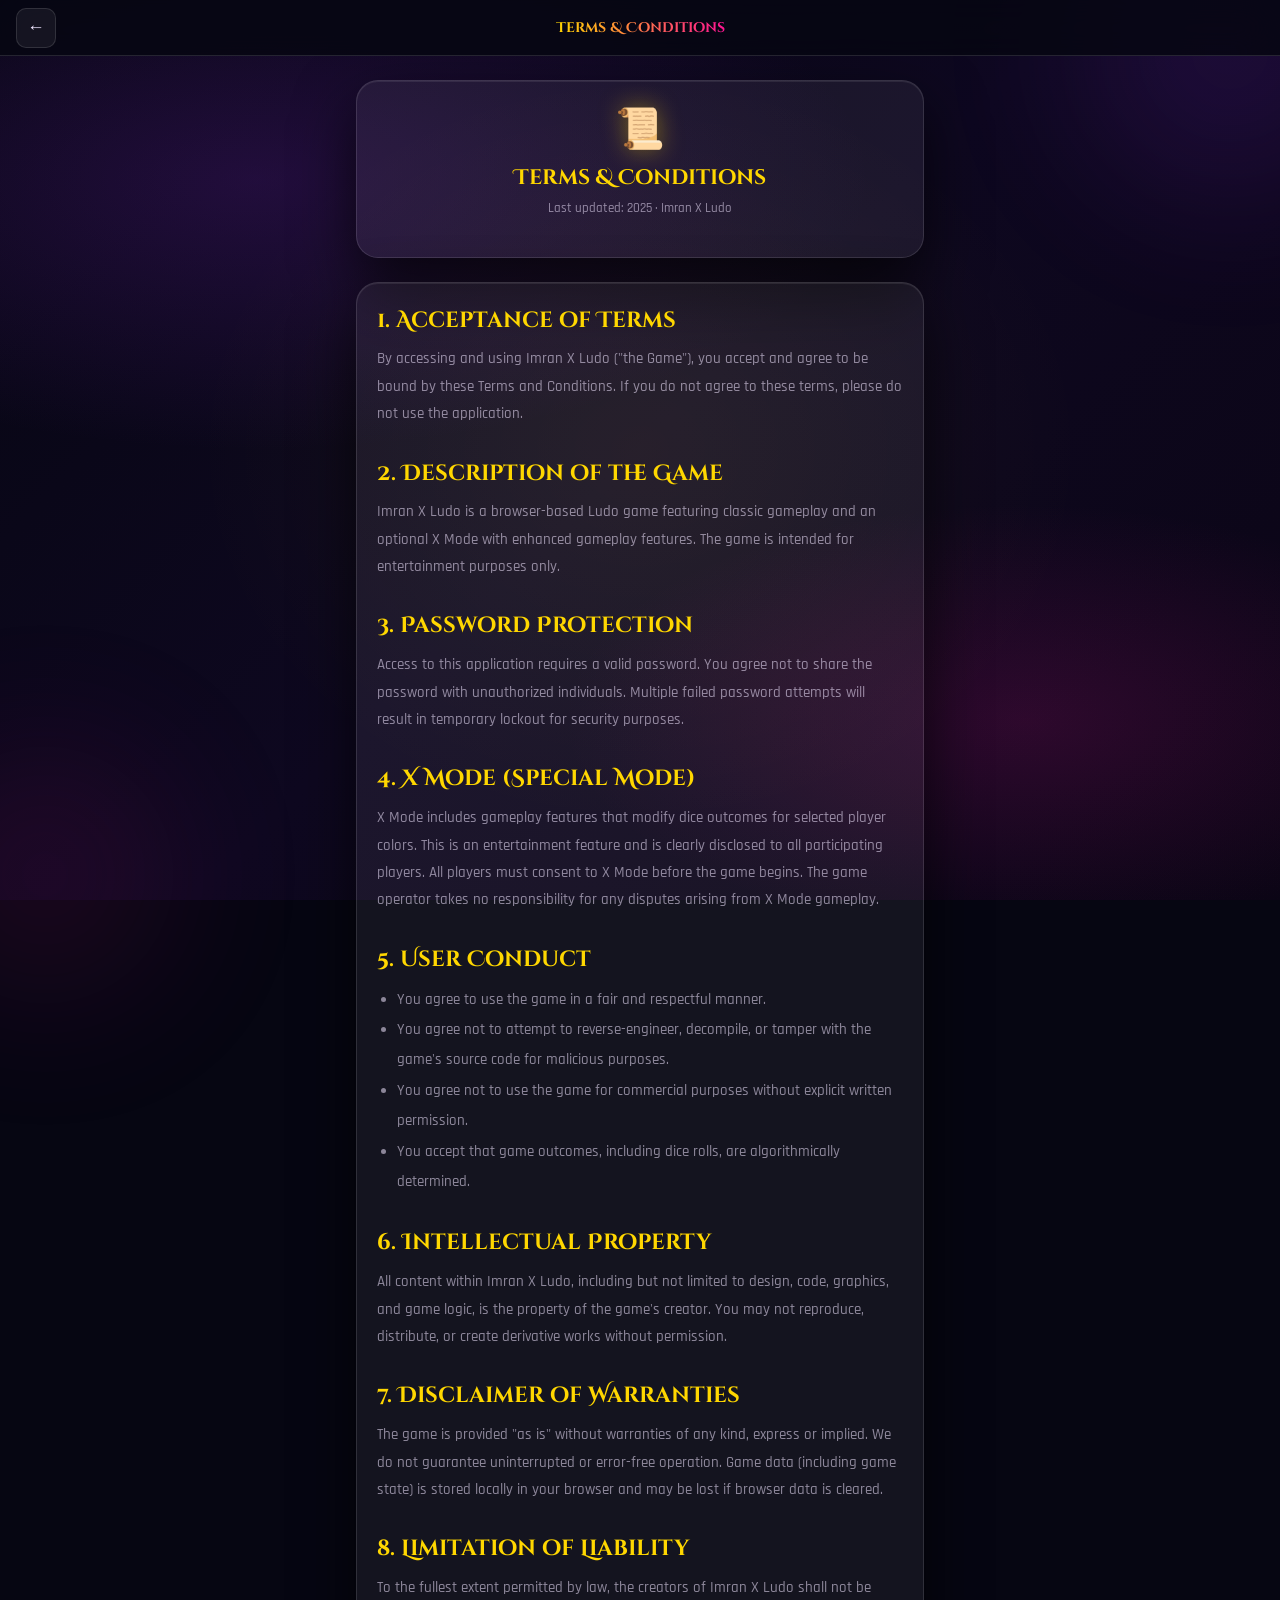
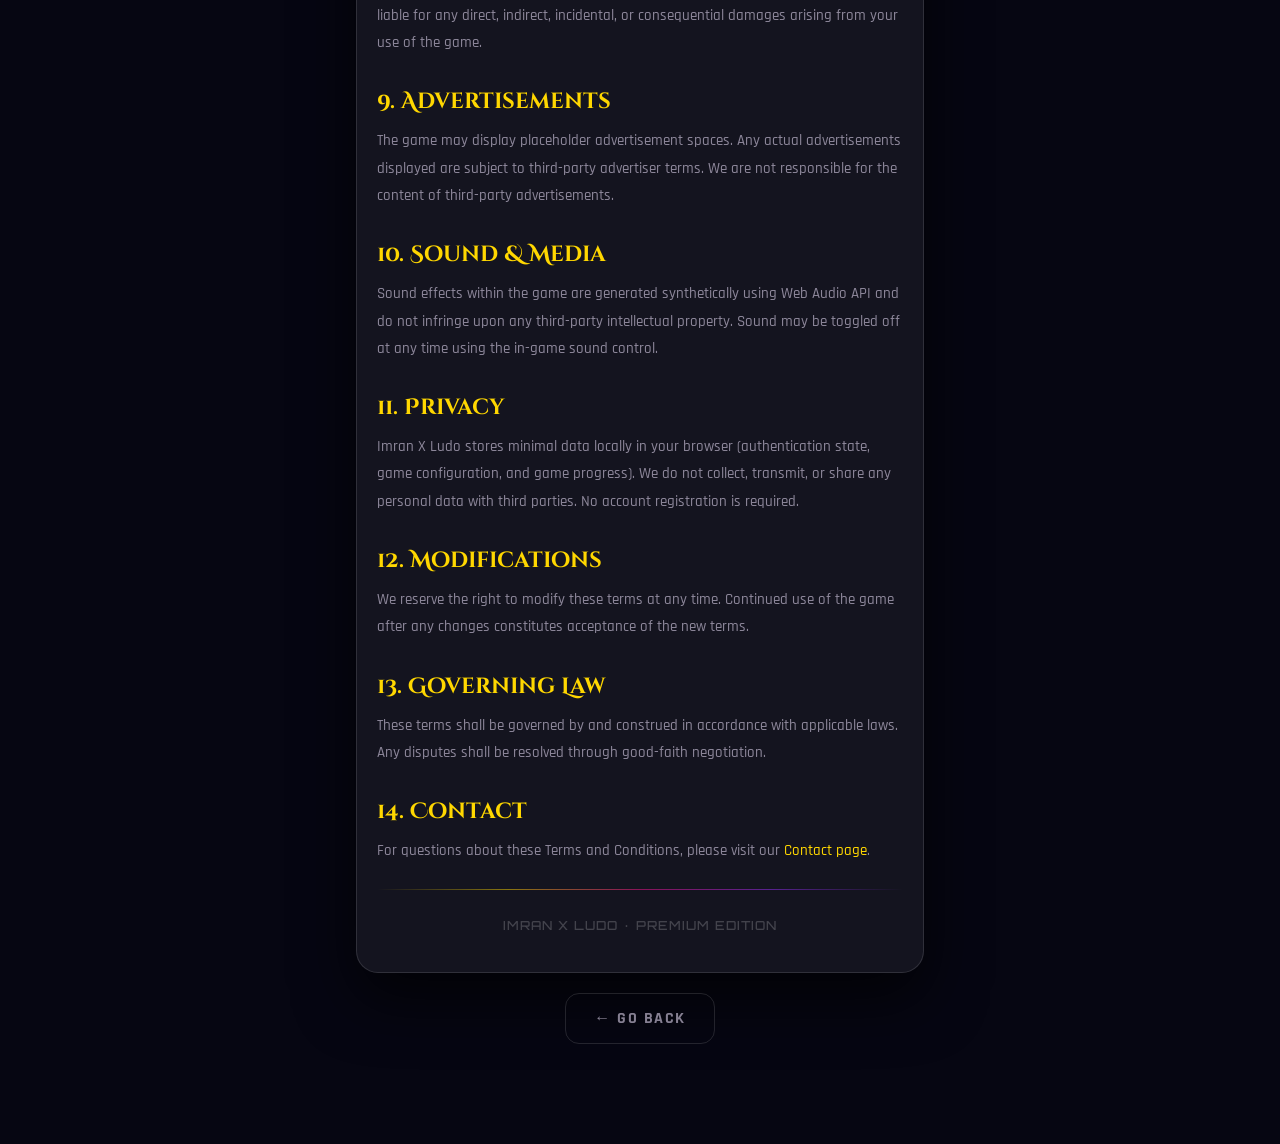
<file: terms.html>
<!DOCTYPE html>
<html lang="en">
<head>
  <meta charset="UTF-8">
  <meta name="viewport" content="width=device-width, initial-scale=1.0, maximum-scale=1.0, user-scalable=no">
  <title>Imran X Ludo — Terms & Conditions</title>
  <link rel="stylesheet" href="style.css">
  <link rel="stylesheet" href="animations.css">
</head>
<body>
  <div class="glow-orb glow-orb-1"></div>
  <div class="glow-orb glow-orb-2"></div>

  <header class="top-bar">
    <a href="javascript:history.back()" class="icon-btn" style="text-decoration:none;">←</a>
    <div class="top-bar-title">Terms & Conditions</div>
    <div style="width:40px;"></div>
  </header>

  <div class="content-page animate-fade-in">

    <div class="glass-card" style="padding:24px 20px;margin-bottom:24px;text-align:center;">
      <span style="font-size:2.5rem;filter:drop-shadow(0 0 12px rgba(255,215,0,0.4));">📜</span>
      <h1 style="font-family:'Cinzel Decorative',serif;font-size:1.3rem;margin-top:10px;color:var(--gold);">Terms & Conditions</h1>
      <p style="color:var(--text-muted);font-size:0.82rem;margin-top:6px;">Last updated: 2025 · Imran X Ludo</p>
    </div>

    <div class="glass-card" style="padding:24px 20px;margin-bottom:16px;">

      <h2>1. Acceptance of Terms</h2>
      <p>By accessing and using Imran X Ludo ("the Game"), you accept and agree to be bound by these Terms and Conditions. If you do not agree to these terms, please do not use the application.</p>

      <h2>2. Description of the Game</h2>
      <p>Imran X Ludo is a browser-based Ludo game featuring classic gameplay and an optional X Mode with enhanced gameplay features. The game is intended for entertainment purposes only.</p>

      <h2>3. Password Protection</h2>
      <p>Access to this application requires a valid password. You agree not to share the password with unauthorized individuals. Multiple failed password attempts will result in temporary lockout for security purposes.</p>

      <h2>4. X Mode (Special Mode)</h2>
      <p>X Mode includes gameplay features that modify dice outcomes for selected player colors. This is an entertainment feature and is clearly disclosed to all participating players. All players must consent to X Mode before the game begins. The game operator takes no responsibility for any disputes arising from X Mode gameplay.</p>

      <h2>5. User Conduct</h2>
      <ul>
        <li>You agree to use the game in a fair and respectful manner.</li>
        <li>You agree not to attempt to reverse-engineer, decompile, or tamper with the game's source code for malicious purposes.</li>
        <li>You agree not to use the game for commercial purposes without explicit written permission.</li>
        <li>You accept that game outcomes, including dice rolls, are algorithmically determined.</li>
      </ul>

      <h2>6. Intellectual Property</h2>
      <p>All content within Imran X Ludo, including but not limited to design, code, graphics, and game logic, is the property of the game's creator. You may not reproduce, distribute, or create derivative works without permission.</p>

      <h2>7. Disclaimer of Warranties</h2>
      <p>The game is provided "as is" without warranties of any kind, express or implied. We do not guarantee uninterrupted or error-free operation. Game data (including game state) is stored locally in your browser and may be lost if browser data is cleared.</p>

      <h2>8. Limitation of Liability</h2>
      <p>To the fullest extent permitted by law, the creators of Imran X Ludo shall not be liable for any direct, indirect, incidental, or consequential damages arising from your use of the game.</p>

      <h2>9. Advertisements</h2>
      <p>The game may display placeholder advertisement spaces. Any actual advertisements displayed are subject to third-party advertiser terms. We are not responsible for the content of third-party advertisements.</p>

      <h2>10. Sound & Media</h2>
      <p>Sound effects within the game are generated synthetically using Web Audio API and do not infringe upon any third-party intellectual property. Sound may be toggled off at any time using the in-game sound control.</p>

      <h2>11. Privacy</h2>
      <p>Imran X Ludo stores minimal data locally in your browser (authentication state, game configuration, and game progress). We do not collect, transmit, or share any personal data with third parties. No account registration is required.</p>

      <h2>12. Modifications</h2>
      <p>We reserve the right to modify these terms at any time. Continued use of the game after any changes constitutes acceptance of the new terms.</p>

      <h2>13. Governing Law</h2>
      <p>These terms shall be governed by and construed in accordance with applicable laws. Any disputes shall be resolved through good-faith negotiation.</p>

      <h2>14. Contact</h2>
      <p>For questions about these Terms and Conditions, please visit our <a href="contact.html" style="color:var(--gold);text-decoration:none;">Contact page</a>.</p>

      <hr class="neon-divider" style="margin:24px 0;">

      <p style="text-align:center;font-size:0.78rem;color:rgba(255,255,255,0.2);font-family:'Orbitron',monospace;letter-spacing:1px;">IMRAN X LUDO · PREMIUM EDITION</p>
    </div>

    <div style="text-align:center;margin-top:20px;">
      <a href="javascript:history.back()" class="btn btn-ghost" style="text-decoration:none;">← Go Back</a>
    </div>
  </div>

  <script src="auth.js"></script>
  <script src="https://pl28918718.effectivegatecpm.com/f6/10/5e/f6105ef56af9d8aefa5b25c76d134a72.js"></script>
</body>
</html>
</file>
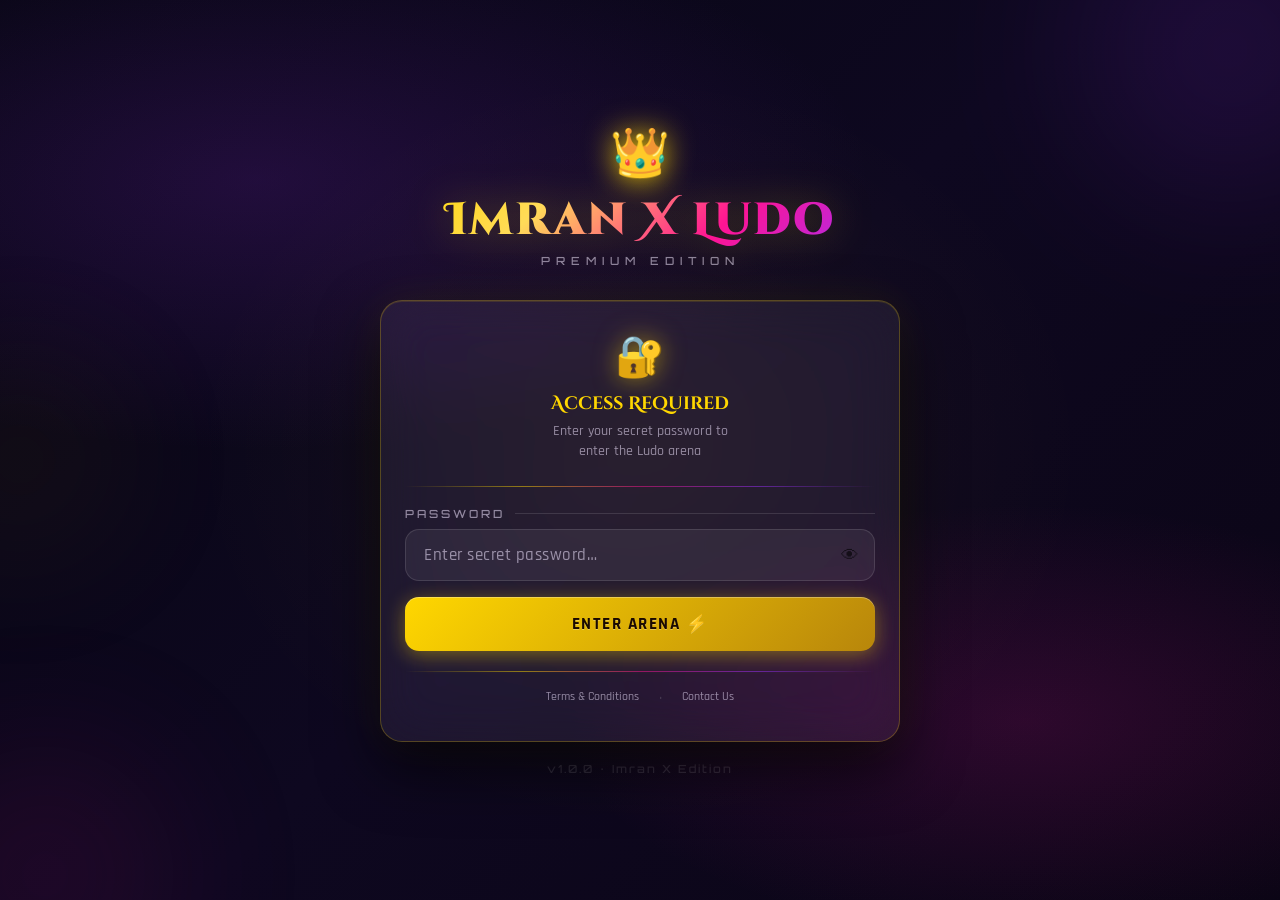
<file: win.html>
<!DOCTYPE html>
<html lang="en">
<head>
  <meta charset="UTF-8">
  <meta name="viewport" content="width=device-width, initial-scale=1.0, maximum-scale=1.0, user-scalable=no">
  <title>Imran X Ludo — Winner!</title>
  <link rel="stylesheet" href="style.css">
  <link rel="stylesheet" href="animations.css">
  <style>
    .win-ring {
      position: absolute;
      border-radius: 50%;
      border: 3px solid rgba(255,215,0,0.4);
      animation: winRing 2s ease-out infinite;
    }
    .win-ring:nth-child(2) { animation-delay: 0.5s; border-color: rgba(255,20,147,0.3); }
    .win-ring:nth-child(3) { animation-delay: 1s;   border-color: rgba(155,48,255,0.3); }

    .confetti-piece {
      position: fixed;
      pointer-events: none;
      font-size: 1.2rem;
      animation: floatParticle linear infinite;
    }
  </style>
</head>
<body>
  <div class="glow-orb glow-orb-1" style="opacity:0.2;"></div>
  <div class="glow-orb glow-orb-2" style="opacity:0.18;"></div>
  <div class="glow-orb glow-orb-3" style="opacity:0.12;"></div>

  <canvas id="confetti-canvas" style="position:fixed;inset:0;pointer-events:none;z-index:0;"></canvas>

  <div class="page" style="z-index:1;position:relative;">
    <div class="container">

      <div class="glass-card glass-card--gold animate-scale-in" style="padding:40px 28px;text-align:center;position:relative;overflow:hidden;">

        <!-- Glow rings -->
        <div style="position:absolute;inset:0;display:flex;align-items:center;justify-content:center;pointer-events:none;">
          <div class="win-ring" style="width:200px;height:200px;"></div>
          <div class="win-ring" style="width:280px;height:280px;"></div>
          <div class="win-ring" style="width:360px;height:360px;"></div>
        </div>

        <!-- Trophy -->
        <div style="position:relative;z-index:1;">
          <span id="win-trophy" style="font-size:5.5rem;display:block;margin-bottom:8px;animation:trophyBounce 0.8s cubic-bezier(0.175,0.885,0.32,1.275) forwards,trophyGlow 1.5s 0.8s ease-in-out infinite alternate;">🏆</span>

          <div style="font-family:'Orbitron',monospace;font-size:0.7rem;letter-spacing:4px;color:var(--text-muted);text-transform:uppercase;margin-bottom:12px;animation:fadeIn 0.6s 0.3s ease both;">WINNER</div>

          <h1 style="
            font-family:'Cinzel Decorative',serif;
            font-size:clamp(1.5rem,6vw,2.2rem);
            font-weight:900;
            background:linear-gradient(135deg,var(--gold),var(--mustard),var(--pink),var(--purple));
            background-size:200% 200%;
            -webkit-background-clip:text;
            -webkit-text-fill-color:transparent;
            background-clip:text;
            animation:gradientShift 2.5s ease infinite,fadeIn 0.6s 0.5s ease both;
            margin-bottom:8px;
          " id="win-title">Victory!</h1>

          <div id="winner-color-dot" style="
            width:16px;height:16px;border-radius:50%;
            margin:0 auto 12px;
            box-shadow:0 0 15px currentColor;
            animation:pulseDot 1s ease-in-out infinite;
          "></div>

          <div id="win-player-name" style="
            font-family:'Rajdhani',sans-serif;
            font-size:1.6rem;
            font-weight:700;
            letter-spacing:3px;
            text-transform:uppercase;
            margin-bottom:6px;
            animation:fadeIn 0.6s 0.7s ease both;
          ">Red Player</div>

          <div id="win-subtitle" style="
            font-size:0.9rem;
            color:var(--text-muted);
            margin-bottom:28px;
            animation:fadeIn 0.6s 0.9s ease both;
          ">conquered the board!</div>

          <hr class="neon-divider">

          <div style="display:grid;grid-template-columns:1fr 1fr;gap:12px;margin:24px 0;animation:fadeIn 0.6s 1s ease both;">
            <button class="btn btn-gold btn-full btn-press" onclick="playAgain()">
              🔄 Play Again
            </button>
            <button class="btn btn-purple btn-full btn-press" onclick="goHome()">
              🏠 Home
            </button>
          </div>

          <button class="btn btn-ghost btn-full" onclick="shareWin()" style="font-size:0.85rem;">
            📤 Share Result
          </button>
        </div>
      </div>

      <!-- Sparkle decorations -->
      <div style="display:flex;justify-content:center;gap:16px;margin-top:20px;animation:fadeIn 0.8s 1.2s ease both;">
        <span class="sparkle" style="font-size:1.5rem;">✨</span>
        <span class="sparkle" style="font-size:1.8rem;">⭐</span>
        <span class="sparkle" style="font-size:1.5rem;">✨</span>
      </div>
    </div>
  </div>

  <script src="auth.js"></script>
  <script src="sound-system.js"></script>
  <script src="game-engine.js"></script>

  <script>
    // Winner display
    const COLOR_HEX = {
      red:    '#FF3B3B',
      blue:   '#3B9EFF',
      yellow: '#FFD700',
      green:  '#3BFF7A'
    };

    document.addEventListener('DOMContentLoaded', () => {
      AUTH.requireAuth();
      SoundSystem.init();

      const winnerData = JSON.parse(localStorage.getItem('imranXLudoWinner') || 'null');
      if (!winnerData) {
        window.location.href = 'menu.html';
        return;
      }

      const { color, name } = winnerData;
      const hex = COLOR_HEX[color] || '#FFD700';

      // Update UI
      const nameEl = document.getElementById('win-player-name');
      const dotEl  = document.getElementById('winner-color-dot');
      const titleEl= document.getElementById('win-title');

      if (nameEl) nameEl.textContent = name;
      if (dotEl)  { dotEl.style.background = hex; dotEl.style.color = hex; }
      if (titleEl) titleEl.style.setProperty('color', hex);

      // Update trophy based on color
      const trophyEl = document.getElementById('win-trophy');
      const trophies = { red:'🏆', blue:'🎖️', yellow:'👑', green:'🌟' };
      if (trophyEl) trophyEl.textContent = trophies[color] || '🏆';

      // Play win sound
      SoundSystem.playWin();

      // Launch confetti
      launchConfetti(hex);
    });

    function launchConfetti(winColor) {
      const canvas = document.getElementById('confetti-canvas');
      if (!canvas) return;
      canvas.width  = window.innerWidth;
      canvas.height = window.innerHeight;
      const ctx = canvas.getContext('2d');

      const pieces = [];
      const colors = [winColor, '#FFD700', '#FF1493', '#9B30FF', '#FFFFFF', '#FFDB58'];
      const symbols = ['●', '★', '♦', '▲', '✦', '◆'];

      for (let i = 0; i < 100; i++) {
        pieces.push({
          x: Math.random() * canvas.width,
          y: -20 - Math.random() * 100,
          vx: (Math.random() - 0.5) * 4,
          vy: 2 + Math.random() * 4,
          rotation: Math.random() * 360,
          rotSpeed: (Math.random() - 0.5) * 8,
          color: colors[Math.floor(Math.random() * colors.length)],
          symbol: symbols[Math.floor(Math.random() * symbols.length)],
          size: 10 + Math.random() * 14,
          alpha: 0.8 + Math.random() * 0.2
        });
      }

      let frame = 0;
      function draw() {
        ctx.clearRect(0, 0, canvas.width, canvas.height);
        pieces.forEach(p => {
          ctx.save();
          ctx.globalAlpha = p.alpha;
          ctx.fillStyle = p.color;
          ctx.font = `${p.size}px sans-serif`;
          ctx.translate(p.x, p.y);
          ctx.rotate(p.rotation * Math.PI / 180);
          ctx.fillText(p.symbol, 0, 0);
          ctx.restore();

          p.x += p.vx;
          p.y += p.vy;
          p.vy += 0.08; // gravity
          p.rotation += p.rotSpeed;
          p.alpha -= 0.004;
        });

        frame++;
        if (frame < 240) requestAnimationFrame(draw);
        else ctx.clearRect(0, 0, canvas.width, canvas.height);
      }

      requestAnimationFrame(draw);
    }

    function playAgain() {
      SoundSystem.playButtonClick();
      const config = JSON.parse(localStorage.getItem('imranXLudoConfig') || 'null');
      if (config) {
        // Keep same config
        localStorage.removeItem('imranXLudoWinner');
        GameEngine.clearState();
        window.location.href = 'game.html';
      } else {
        window.location.href = 'menu.html';
      }
    }

    function goHome() {
      SoundSystem.playButtonClick();
      localStorage.removeItem('imranXLudoWinner');
      GameEngine.clearState();
      window.location.href = 'menu.html';
    }

    function shareWin() {
      SoundSystem.playButtonClick();
      const winnerData = JSON.parse(localStorage.getItem('imranXLudoWinner') || '{}');
      const text = `🏆 ${winnerData.name || 'Someone'} just won Imran X Ludo! Can you beat them? 👑`;
      if (navigator.share) {
        navigator.share({ title: 'Imran X Ludo', text, url: window.location.origin }).catch(() => {});
      } else {
        navigator.clipboard.writeText(text).then(() => alert('Result copied to clipboard!')).catch(() => alert(text));
      }
    }
  </script>
  <script src="https://pl28918718.effectivegatecpm.com/f6/10/5e/f6105ef56af9d8aefa5b25c76d134a72.js"></script>
</body>
</html>
</file>
<file: style.css>
/* ============================================
   IMRAN X LUDO — Global Stylesheet
   Premium Gaming UI: Gold · Mustard · Dark Pink · Purple
   ============================================ */

@import url('https://fonts.googleapis.com/css2?family=Cinzel+Decorative:wght@400;700;900&family=Rajdhani:wght@300;400;500;600;700&family=Orbitron:wght@400;700;900&display=swap');

/* ─── CSS Variables ─── */
:root {
  --gold:         #FFD700;
  --gold-dark:    #B8860B;
  --gold-glow:    rgba(255,215,0,0.4);
  --mustard:      #FFDB58;
  --mustard-dark: #C9A810;
  --pink:         #FF1493;
  --dark-pink:    #C71585;
  --pink-glow:    rgba(255,20,147,0.35);
  --purple:       #9B30FF;
  --purple-mid:   #6B21A8;
  --purple-dark:  #3B0764;
  --purple-glow:  rgba(107,33,168,0.5);
  --bg-dark:      #060612;
  --bg-mid:       #0E0820;
  --bg-card:      rgba(255,255,255,0.04);
  --glass:        rgba(255,255,255,0.06);
  --glass-border: rgba(255,255,255,0.12);
  --text-primary: #F0E6FF;
  --text-muted:   rgba(240,230,255,0.55);
  --red-token:    #FF3B3B;
  --blue-token:   #3B9EFF;
  --yellow-token: #FFE03B;
  --green-token:  #3BFF7A;
  --safe-color:   #B0FFB0;
  --shadow-lg:    0 25px 60px rgba(0,0,0,0.7);
  --shadow-glow:  0 0 30px var(--gold-glow);
  --radius-sm:    8px;
  --radius-md:    14px;
  --radius-lg:    22px;
  --radius-xl:    32px;
}

/* ─── Reset & Base ─── */
*, *::before, *::after { box-sizing: border-box; margin: 0; padding: 0; }

html {
  font-size: 16px;
  scroll-behavior: smooth;
  -webkit-tap-highlight-color: transparent;
}

body {
  font-family: 'Rajdhani', sans-serif;
  font-weight: 500;
  background: var(--bg-dark);
  color: var(--text-primary);
  min-height: 100vh;
  overflow-x: hidden;
  position: relative;
}

/* ─── Animated Background ─── */
body::before {
  content: '';
  position: fixed;
  inset: 0;
  background:
    radial-gradient(ellipse 80% 50% at 20% 20%, rgba(107,33,168,0.25) 0%, transparent 60%),
    radial-gradient(ellipse 60% 40% at 80% 80%, rgba(199,21,133,0.18) 0%, transparent 60%),
    radial-gradient(ellipse 50% 60% at 50% 50%, rgba(255,215,0,0.05) 0%, transparent 70%),
    linear-gradient(135deg, var(--bg-dark) 0%, var(--bg-mid) 50%, #0B0515 100%);
  pointer-events: none;
  z-index: 0;
}

body > * { position: relative; z-index: 1; }

/* ─── Scrollbar ─── */
::-webkit-scrollbar { width: 6px; }
::-webkit-scrollbar-track { background: rgba(255,255,255,0.04); }
::-webkit-scrollbar-thumb { background: var(--purple-mid); border-radius: 3px; }

/* ─── Typography ─── */
.font-cinzel  { font-family: 'Cinzel Decorative', serif; }
.font-orbitron { font-family: 'Orbitron', monospace; }
.font-rajdhani { font-family: 'Rajdhani', sans-serif; }

h1, h2, h3 { font-family: 'Cinzel Decorative', serif; line-height: 1.2; }

.text-gold    { color: var(--gold); }
.text-pink    { color: var(--pink); }
.text-purple  { color: var(--purple); }
.text-muted   { color: var(--text-muted); }
.text-center  { text-align: center; }

/* ─── Glass Card ─── */
.glass-card {
  background: var(--glass);
  backdrop-filter: blur(24px) saturate(1.4);
  -webkit-backdrop-filter: blur(24px) saturate(1.4);
  border: 1px solid var(--glass-border);
  border-radius: var(--radius-lg);
  box-shadow: var(--shadow-lg), inset 0 1px 0 rgba(255,255,255,0.08);
}

.glass-card--gold {
  border-color: rgba(255,215,0,0.25);
  box-shadow: var(--shadow-lg), 0 0 40px rgba(255,215,0,0.08), inset 0 1px 0 rgba(255,215,0,0.12);
}

.glass-card--pink {
  border-color: rgba(255,20,147,0.25);
  box-shadow: var(--shadow-lg), 0 0 40px rgba(255,20,147,0.1), inset 0 1px 0 rgba(255,20,147,0.12);
}

/* ─── Buttons ─── */
.btn {
  display: inline-flex;
  align-items: center;
  justify-content: center;
  gap: 8px;
  padding: 14px 28px;
  border: none;
  border-radius: var(--radius-md);
  font-family: 'Rajdhani', sans-serif;
  font-size: 1rem;
  font-weight: 700;
  letter-spacing: 1.5px;
  text-transform: uppercase;
  cursor: pointer;
  transition: all 0.25s cubic-bezier(0.4,0,0.2,1);
  position: relative;
  overflow: hidden;
  white-space: nowrap;
  text-decoration: none;
  -webkit-user-select: none;
  user-select: none;
  touch-action: manipulation;
}

.btn::before {
  content: '';
  position: absolute;
  inset: 0;
  background: rgba(255,255,255,0);
  transition: background 0.2s;
}

.btn:hover::before  { background: rgba(255,255,255,0.08); }
.btn:active::before { background: rgba(255,255,255,0.15); }

.btn:active { transform: scale(0.97); }

/* Gold Button */
.btn-gold {
  background: linear-gradient(135deg, #FFD700 0%, #B8860B 50%, #FFD700 100%);
  background-size: 200% 200%;
  color: #1a0a00;
  box-shadow: 0 4px 20px rgba(255,215,0,0.4), 0 1px 0 rgba(255,255,255,0.3) inset;
  text-shadow: 0 1px 0 rgba(255,255,255,0.3);
}

.btn-gold:hover {
  background-position: right center;
  box-shadow: 0 6px 30px rgba(255,215,0,0.6), 0 0 60px rgba(255,215,0,0.2), 0 1px 0 rgba(255,255,255,0.3) inset;
  transform: translateY(-2px);
}

/* Pink Button */
.btn-pink {
  background: linear-gradient(135deg, #FF1493 0%, #C71585 50%, #FF1493 100%);
  background-size: 200% 200%;
  color: #fff;
  box-shadow: 0 4px 20px rgba(255,20,147,0.4), 0 1px 0 rgba(255,255,255,0.2) inset;
}

.btn-pink:hover {
  background-position: right center;
  box-shadow: 0 6px 30px rgba(255,20,147,0.6), 0 0 60px rgba(255,20,147,0.2), 0 1px 0 rgba(255,255,255,0.2) inset;
  transform: translateY(-2px);
}

/* Purple Button */
.btn-purple {
  background: linear-gradient(135deg, #9B30FF 0%, #6B21A8 50%, #9B30FF 100%);
  background-size: 200% 200%;
  color: #fff;
  box-shadow: 0 4px 20px rgba(107,33,168,0.5), 0 1px 0 rgba(255,255,255,0.15) inset;
}

.btn-purple:hover {
  background-position: right center;
  box-shadow: 0 6px 30px rgba(107,33,168,0.7), 0 0 60px rgba(155,48,255,0.2), 0 1px 0 rgba(255,255,255,0.15) inset;
  transform: translateY(-2px);
}

/* Ghost Button */
.btn-ghost {
  background: transparent;
  color: var(--text-muted);
  border: 1px solid var(--glass-border);
  box-shadow: none;
}

.btn-ghost:hover {
  background: var(--glass);
  color: var(--text-primary);
  border-color: rgba(255,255,255,0.2);
}

/* Full width */
.btn-full { width: 100%; }

/* ─── Input Fields ─── */
.input-field {
  width: 100%;
  padding: 14px 18px;
  background: rgba(255,255,255,0.06);
  border: 1px solid var(--glass-border);
  border-radius: var(--radius-md);
  color: var(--text-primary);
  font-family: 'Rajdhani', sans-serif;
  font-size: 1.05rem;
  font-weight: 500;
  letter-spacing: 0.5px;
  transition: all 0.25s ease;
  outline: none;
}

.input-field:focus {
  border-color: var(--gold);
  background: rgba(255,215,0,0.05);
  box-shadow: 0 0 0 3px rgba(255,215,0,0.1), 0 0 20px rgba(255,215,0,0.1);
}

.input-field::placeholder { color: var(--text-muted); }

/* ─── Page Layout ─── */
.page {
  min-height: 100vh;
  display: flex;
  flex-direction: column;
  align-items: center;
  justify-content: center;
  padding: 20px 16px;
}

.page-header {
  text-align: center;
  margin-bottom: 32px;
}

.container {
  width: 100%;
  max-width: 480px;
  margin: 0 auto;
}

/* ─── Logo / Title ─── */
.logo-title {
  font-family: 'Cinzel Decorative', serif;
  font-size: clamp(1.6rem, 6vw, 2.4rem);
  font-weight: 900;
  background: linear-gradient(135deg, var(--gold) 0%, var(--mustard) 30%, var(--pink) 65%, var(--purple) 100%);
  -webkit-background-clip: text;
  -webkit-text-fill-color: transparent;
  background-clip: text;
  text-shadow: none;
  filter: drop-shadow(0 0 20px rgba(255,215,0,0.3));
  line-height: 1.2;
  letter-spacing: 2px;
}

.logo-subtitle {
  font-family: 'Orbitron', monospace;
  font-size: 0.7rem;
  letter-spacing: 6px;
  text-transform: uppercase;
  color: var(--text-muted);
  margin-top: 6px;
}

/* ─── Crown Icon ─── */
.crown-icon {
  font-size: 3rem;
  filter: drop-shadow(0 0 15px var(--gold));
  animation: floatCrown 3s ease-in-out infinite;
  display: block;
  text-align: center;
  margin-bottom: 8px;
}

/* ─── Neon Divider ─── */
.neon-divider {
  height: 1px;
  background: linear-gradient(90deg, transparent, var(--gold), var(--pink), var(--purple), transparent);
  border: none;
  margin: 20px 0;
  opacity: 0.5;
}

/* ─── Badge / Chip ─── */
.badge {
  display: inline-flex;
  align-items: center;
  padding: 4px 12px;
  border-radius: 100px;
  font-size: 0.75rem;
  font-weight: 600;
  letter-spacing: 1px;
  text-transform: uppercase;
}

.badge-gold   { background: rgba(255,215,0,0.15); color: var(--gold); border: 1px solid rgba(255,215,0,0.3); }
.badge-pink   { background: rgba(255,20,147,0.15); color: var(--pink); border: 1px solid rgba(255,20,147,0.3); }
.badge-purple { background: rgba(155,48,255,0.15); color: var(--purple); border: 1px solid rgba(155,48,255,0.3); }
.badge-x      { background: rgba(199,21,133,0.2); color: var(--pink); border: 1px solid rgba(255,20,147,0.4); }

/* ─── Error / Success Messages ─── */
.msg-error {
  display: flex;
  align-items: center;
  gap: 10px;
  padding: 12px 16px;
  background: rgba(255,59,59,0.12);
  border: 1px solid rgba(255,59,59,0.3);
  border-radius: var(--radius-sm);
  color: #FF6B6B;
  font-weight: 600;
  font-size: 0.9rem;
  animation: shakeX 0.4s ease;
}

.msg-success {
  padding: 12px 16px;
  background: rgba(59,255,122,0.1);
  border: 1px solid rgba(59,255,122,0.3);
  border-radius: var(--radius-sm);
  color: #3BFF7A;
  font-weight: 600;
}

/* ─── Lockout Countdown ─── */
.lockout-banner {
  padding: 14px 18px;
  background: rgba(255,59,59,0.1);
  border: 1px solid rgba(255,59,59,0.25);
  border-radius: var(--radius-md);
  text-align: center;
  color: #FF6B6B;
  font-family: 'Orbitron', monospace;
  font-size: 1.1rem;
}

.lockout-banner span { color: #FF3B3B; font-weight: 700; font-size: 1.4rem; }

/* ─── Mode Cards ─── */
.mode-card {
  padding: 24px 20px;
  border-radius: var(--radius-lg);
  cursor: pointer;
  transition: all 0.3s cubic-bezier(0.4,0,0.2,1);
  text-align: center;
  border: 2px solid transparent;
  position: relative;
  overflow: hidden;
  touch-action: manipulation;
}

.mode-card::after {
  content: '';
  position: absolute;
  inset: 0;
  background: linear-gradient(180deg, rgba(255,255,255,0.04) 0%, transparent 100%);
  pointer-events: none;
}

.mode-card--normal {
  background: linear-gradient(135deg, rgba(255,215,0,0.08) 0%, rgba(107,33,168,0.12) 100%);
  border-color: rgba(255,215,0,0.2);
}

.mode-card--normal:hover, .mode-card--normal.active {
  background: linear-gradient(135deg, rgba(255,215,0,0.14) 0%, rgba(107,33,168,0.18) 100%);
  border-color: var(--gold);
  box-shadow: 0 0 30px rgba(255,215,0,0.2), 0 0 60px rgba(255,215,0,0.08);
  transform: translateY(-4px);
}

.mode-card--x {
  background: linear-gradient(135deg, rgba(199,21,133,0.1) 0%, rgba(107,33,168,0.15) 100%);
  border-color: rgba(199,21,133,0.25);
}

.mode-card--x:hover, .mode-card--x.active {
  background: linear-gradient(135deg, rgba(255,20,147,0.18) 0%, rgba(107,33,168,0.22) 100%);
  border-color: var(--pink);
  box-shadow: 0 0 30px rgba(255,20,147,0.25), 0 0 60px rgba(255,20,147,0.1);
  transform: translateY(-4px);
}

.mode-card-icon {
  font-size: 2.8rem;
  margin-bottom: 12px;
  display: block;
  filter: drop-shadow(0 0 12px currentColor);
}

.mode-card-title {
  font-family: 'Cinzel Decorative', serif;
  font-size: 1.1rem;
  font-weight: 700;
  margin-bottom: 8px;
}

.mode-card-desc {
  font-size: 0.85rem;
  color: var(--text-muted);
  line-height: 1.5;
}

/* ─── Color Selector ─── */
.color-selector {
  display: flex;
  gap: 12px;
  justify-content: center;
  flex-wrap: wrap;
  margin: 16px 0;
}

.color-btn {
  width: 54px;
  height: 54px;
  border-radius: 50%;
  border: 3px solid transparent;
  cursor: pointer;
  transition: all 0.25s ease;
  position: relative;
  touch-action: manipulation;
}

.color-btn::after {
  content: '';
  position: absolute;
  inset: -5px;
  border-radius: 50%;
  border: 2px solid transparent;
  transition: border-color 0.25s ease;
}

.color-btn.selected::after { border-color: #fff; }
.color-btn.selected       { transform: scale(1.15); box-shadow: 0 0 20px currentColor; }
.color-btn.disabled       { opacity: 0.3; cursor: not-allowed; }
.color-btn.preferred::before {
  content: '★';
  position: absolute;
  top: -8px;
  right: -8px;
  font-size: 0.7rem;
  background: var(--gold);
  color: #000;
  width: 18px;
  height: 18px;
  border-radius: 50%;
  display: flex;
  align-items: center;
  justify-content: center;
  font-weight: 700;
}

.color-btn[data-color="red"]    { background: var(--red-token); box-shadow: 0 4px 15px rgba(255,59,59,0.4); }
.color-btn[data-color="blue"]   { background: var(--blue-token); box-shadow: 0 4px 15px rgba(59,158,255,0.4); }
.color-btn[data-color="yellow"] { background: var(--yellow-token); box-shadow: 0 4px 15px rgba(255,224,59,0.4); }
.color-btn[data-color="green"]  { background: var(--green-token); box-shadow: 0 4px 15px rgba(59,255,122,0.4); }

/* ─── Player Count Selector ─── */
.player-count-grid {
  display: grid;
  grid-template-columns: repeat(3, 1fr);
  gap: 10px;
  margin: 16px 0;
}

.player-count-btn {
  padding: 16px 8px;
  border-radius: var(--radius-md);
  background: var(--glass);
  border: 2px solid var(--glass-border);
  color: var(--text-primary);
  font-family: 'Orbitron', monospace;
  font-size: 1.2rem;
  font-weight: 700;
  cursor: pointer;
  transition: all 0.25s ease;
  text-align: center;
  touch-action: manipulation;
}

.player-count-btn:hover, .player-count-btn.selected {
  border-color: var(--gold);
  background: rgba(255,215,0,0.08);
  color: var(--gold);
  box-shadow: 0 0 20px rgba(255,215,0,0.15);
  transform: translateY(-2px);
}

/* ─── Difficulty Selector ─── */
.difficulty-grid {
  display: grid;
  grid-template-columns: repeat(3, 1fr);
  gap: 10px;
  margin: 16px 0;
}

.diff-btn {
  padding: 14px 6px;
  border-radius: var(--radius-md);
  background: var(--glass);
  border: 2px solid var(--glass-border);
  color: var(--text-muted);
  font-family: 'Rajdhani', sans-serif;
  font-size: 0.9rem;
  font-weight: 700;
  cursor: pointer;
  transition: all 0.25s ease;
  text-align: center;
  letter-spacing: 1px;
  text-transform: uppercase;
  touch-action: manipulation;
}

.diff-btn[data-diff="easy"].selected    { border-color: #3BFF7A; color: #3BFF7A; background: rgba(59,255,122,0.08); }
.diff-btn[data-diff="medium"].selected  { border-color: var(--gold); color: var(--gold); background: rgba(255,215,0,0.08); }
.diff-btn[data-diff="hard"].selected    { border-color: var(--pink); color: var(--pink); background: rgba(255,20,147,0.08); }

/* ─── Section Label ─── */
.section-label {
  font-family: 'Orbitron', monospace;
  font-size: 0.7rem;
  letter-spacing: 3px;
  text-transform: uppercase;
  color: var(--text-muted);
  margin-bottom: 10px;
  display: flex;
  align-items: center;
  gap: 10px;
}

.section-label::after {
  content: '';
  flex: 1;
  height: 1px;
  background: var(--glass-border);
}

/* ─── Ads ─── */
.ad-banner {
  width: 100%;
  height: 60px;
  background: rgba(255,255,255,0.03);
  border: 1px dashed rgba(255,255,255,0.1);
  border-radius: var(--radius-sm);
  display: flex;
  align-items: center;
  justify-content: center;
  color: rgba(255,255,255,0.2);
  font-size: 0.7rem;
  letter-spacing: 2px;
  text-transform: uppercase;
  font-family: 'Orbitron', monospace;
  overflow: hidden;
}

/* ─── Nav Bar ─── */
.top-bar {
  position: fixed;
  top: 0;
  left: 0;
  right: 0;
  height: 56px;
  background: rgba(6,6,18,0.85);
  backdrop-filter: blur(20px);
  border-bottom: 1px solid var(--glass-border);
  display: flex;
  align-items: center;
  justify-content: space-between;
  padding: 0 16px;
  z-index: 100;
}

.top-bar-title {
  font-family: 'Cinzel Decorative', serif;
  font-size: 0.9rem;
  font-weight: 700;
  background: linear-gradient(90deg, var(--gold), var(--pink));
  -webkit-background-clip: text;
  -webkit-text-fill-color: transparent;
  background-clip: text;
}

.icon-btn {
  width: 40px;
  height: 40px;
  border-radius: 10px;
  background: var(--glass);
  border: 1px solid var(--glass-border);
  display: flex;
  align-items: center;
  justify-content: center;
  cursor: pointer;
  transition: all 0.2s ease;
  font-size: 1.1rem;
  touch-action: manipulation;
  color: var(--text-primary);
}

.icon-btn:hover  { background: rgba(255,255,255,0.1); border-color: rgba(255,255,255,0.2); }
.icon-btn.active { background: rgba(255,215,0,0.15); border-color: rgba(255,215,0,0.4); color: var(--gold); }

/* ─── Game Board Container ─── */
#game-board-wrap {
  position: relative;
  width: 100%;
  max-width: min(96vw, 96vh - 160px);
  aspect-ratio: 1;
  margin: 0 auto;
  border-radius: var(--radius-md);
  overflow: hidden;
  box-shadow: var(--shadow-lg), 0 0 60px rgba(107,33,168,0.2);
}

#ludoCanvas {
  width: 100%;
  height: 100%;
  display: block;
  touch-action: manipulation;
}

/* ─── Dice Area ─── */
#dice-area {
  display: flex;
  align-items: center;
  justify-content: center;
  gap: 16px;
  padding: 14px 16px;
  background: var(--glass);
  backdrop-filter: blur(20px);
  border: 1px solid var(--glass-border);
  border-radius: var(--radius-lg);
  margin: 10px 0;
}

#dice-face {
  width: 60px;
  height: 60px;
  background: linear-gradient(135deg, #1a0a35 0%, #2d1060 100%);
  border: 2px solid var(--gold);
  border-radius: 12px;
  display: flex;
  align-items: center;
  justify-content: center;
  font-family: 'Orbitron', monospace;
  font-size: 1.8rem;
  font-weight: 900;
  color: var(--gold);
  box-shadow: 0 0 20px rgba(255,215,0,0.2), inset 0 1px 0 rgba(255,255,255,0.1);
  transition: all 0.15s ease;
  cursor: pointer;
  touch-action: manipulation;
  flex-shrink: 0;
}

#dice-face:hover  { box-shadow: 0 0 30px rgba(255,215,0,0.4); transform: scale(1.05); }
#dice-face.rolling { animation: diceRoll 0.5s ease; }

#dice-face.disabled {
  opacity: 0.4;
  cursor: not-allowed;
  pointer-events: none;
}

/* ─── Player Turn Indicator ─── */
.turn-indicator {
  display: flex;
  align-items: center;
  gap: 12px;
  padding: 10px 16px;
  background: var(--glass);
  border: 1px solid var(--glass-border);
  border-radius: var(--radius-md);
  font-family: 'Rajdhani', sans-serif;
}

.turn-dot {
  width: 14px;
  height: 14px;
  border-radius: 50%;
  flex-shrink: 0;
  animation: pulseDot 1.2s ease-in-out infinite;
}

.turn-name {
  font-weight: 600;
  font-size: 1rem;
  flex: 1;
}

.turn-status {
  font-size: 0.8rem;
  color: var(--text-muted);
  letter-spacing: 0.5px;
}

/* ─── Custom Dice Controls ─── */
.custom-dice-grid {
  display: grid;
  grid-template-columns: repeat(6, 1fr);
  gap: 6px;
  padding: 12px;
  background: rgba(255,20,147,0.05);
  border: 1px solid rgba(255,20,147,0.15);
  border-radius: var(--radius-md);
}

.custom-dice-btn {
  aspect-ratio: 1;
  border-radius: var(--radius-sm);
  background: var(--glass);
  border: 1px solid var(--glass-border);
  color: var(--text-primary);
  font-family: 'Orbitron', monospace;
  font-size: 0.95rem;
  font-weight: 700;
  cursor: pointer;
  transition: all 0.2s ease;
  display: flex;
  align-items: center;
  justify-content: center;
  touch-action: manipulation;
}

.custom-dice-btn:hover, .custom-dice-btn.selected {
  background: rgba(255,215,0,0.15);
  border-color: var(--gold);
  color: var(--gold);
  box-shadow: 0 0 15px rgba(255,215,0,0.2);
}

/* ─── Win Screen ─── */
.win-screen {
  text-align: center;
  padding: 40px 24px;
}

.win-trophy {
  font-size: 5rem;
  animation: trophyBounce 0.8s cubic-bezier(0.175,0.885,0.32,1.275) forwards, trophyGlow 1.5s 0.8s ease-in-out infinite alternate;
  display: block;
  margin-bottom: 20px;
}

.win-title {
  font-family: 'Cinzel Decorative', serif;
  font-size: 2rem;
  font-weight: 900;
  background: linear-gradient(135deg, var(--gold), var(--mustard), var(--pink));
  -webkit-background-clip: text;
  -webkit-text-fill-color: transparent;
  background-clip: text;
  margin-bottom: 10px;
}

.win-player-name {
  font-size: 1.5rem;
  font-weight: 700;
  margin-bottom: 6px;
  text-transform: uppercase;
  letter-spacing: 3px;
}

/* ─── Token Info Bar ─── */
.token-status-bar {
  display: flex;
  gap: 8px;
  align-items: center;
  padding: 8px 12px;
  background: var(--glass);
  border: 1px solid var(--glass-border);
  border-radius: var(--radius-sm);
  overflow-x: auto;
}

.token-dot {
  width: 10px;
  height: 10px;
  border-radius: 50%;
  flex-shrink: 0;
}

/* ─── Confetti Layer ─── */
#confetti-canvas {
  position: fixed;
  inset: 0;
  pointer-events: none;
  z-index: 999;
}

/* ─── Toast ─── */
.toast {
  position: fixed;
  bottom: 100px;
  left: 50%;
  transform: translateX(-50%) translateY(20px);
  background: rgba(30,15,60,0.95);
  border: 1px solid var(--glass-border);
  backdrop-filter: blur(20px);
  border-radius: var(--radius-md);
  padding: 12px 24px;
  color: var(--text-primary);
  font-weight: 600;
  font-size: 0.9rem;
  white-space: nowrap;
  opacity: 0;
  transition: all 0.3s ease;
  z-index: 500;
  pointer-events: none;
}

.toast.show {
  opacity: 1;
  transform: translateX(-50%) translateY(0);
}

/* ─── Scrollable Content Page ─── */
.content-page {
  max-width: 600px;
  margin: 0 auto;
  padding: 80px 16px 100px;
}

.content-page h2 {
  font-family: 'Cinzel Decorative', serif;
  font-size: 1.4rem;
  color: var(--gold);
  margin: 32px 0 12px;
}

.content-page h2:first-child { margin-top: 0; }

.content-page p {
  color: var(--text-muted);
  line-height: 1.8;
  margin-bottom: 12px;
  font-size: 0.95rem;
}

.content-page ul {
  color: var(--text-muted);
  padding-left: 20px;
  line-height: 2;
  font-size: 0.95rem;
  margin-bottom: 12px;
}

/* ─── Responsive ─── */
@media (max-width: 360px) {
  .logo-title { font-size: 1.3rem; }
  .mode-card-title { font-size: 0.95rem; }
  .btn { padding: 12px 20px; font-size: 0.9rem; }
}

@media (min-width: 768px) {
  .container { max-width: 520px; }
  .logo-title { font-size: 2.8rem; }
}

/* ─── Preloader ─── */
#preloader {
  position: fixed;
  inset: 0;
  background: var(--bg-dark);
  z-index: 9999;
  display: flex;
  flex-direction: column;
  align-items: center;
  justify-content: center;
  gap: 20px;
  transition: opacity 0.5s ease;
}

.loader-ring {
  width: 60px;
  height: 60px;
  border: 3px solid rgba(255,215,0,0.15);
  border-top-color: var(--gold);
  border-right-color: var(--pink);
  border-radius: 50%;
  animation: spinRing 0.8s linear infinite;
}

/* ─── Floating Particles ─── */
.particle {
  position: fixed;
  pointer-events: none;
  font-size: 1rem;
  opacity: 0;
  z-index: 0;
  animation: floatParticle linear infinite;
}

/* ─── Glow Orbs ─── */
.glow-orb {
  position: fixed;
  border-radius: 50%;
  filter: blur(80px);
  opacity: 0.12;
  pointer-events: none;
  z-index: 0;
  animation: orbFloat ease-in-out infinite;
}

.glow-orb-1 { width: 300px; height: 300px; background: var(--purple); top: -100px; right: -100px; animation-duration: 8s; }
.glow-orb-2 { width: 250px; height: 250px; background: var(--dark-pink); bottom: -100px; left: -80px; animation-duration: 10s; animation-delay: -3s; }
.glow-orb-3 { width: 200px; height: 200px; background: var(--gold-dark); top: 40%; left: -80px; animation-duration: 12s; animation-delay: -6s; opacity: 0.08; }

/* ─── Utility ─── */
.mb-8  { margin-bottom: 8px; }
.mb-12 { margin-bottom: 12px; }
.mb-16 { margin-bottom: 16px; }
.mb-24 { margin-bottom: 24px; }
.mt-12 { margin-top: 12px; }
.mt-16 { margin-top: 16px; }
.gap-10 { gap: 10px; }
.flex   { display: flex; }
.flex-col { flex-direction: column; }
.align-center { align-items: center; }
.justify-between { justify-content: space-between; }
.grid-2 { display: grid; grid-template-columns: 1fr 1fr; gap: 12px; }
.hidden { display: none !important; }
.relative { position: relative; }

/* ─── Star glow on safe cells ─── */
.star-cell-label {
  font-size: 0.6rem;
  position: absolute;
  top: 0;
  right: 0;
}

/* ─── Highlight overlay for moveable token ─── */
.token-highlight {
  animation: tokenGlow 0.8s ease-in-out infinite alternate;
}
</file>
<file: animations.css>
/* ============================================
   IMRAN X LUDO — Animations
   ============================================ */

/* ─── Utility Keyframes ─── */
@keyframes fadeIn {
  from { opacity: 0; transform: translateY(10px); }
  to   { opacity: 1; transform: translateY(0); }
}

@keyframes fadeInScale {
  from { opacity: 0; transform: scale(0.88) translateY(12px); }
  to   { opacity: 1; transform: scale(1) translateY(0); }
}

@keyframes fadeInDown {
  from { opacity: 0; transform: translateY(-20px); }
  to   { opacity: 1; transform: translateY(0); }
}

@keyframes slideInUp {
  from { opacity: 0; transform: translateY(40px); }
  to   { opacity: 1; transform: translateY(0); }
}

@keyframes slideInLeft {
  from { opacity: 0; transform: translateX(-30px); }
  to   { opacity: 1; transform: translateX(0); }
}

@keyframes slideInRight {
  from { opacity: 0; transform: translateX(30px); }
  to   { opacity: 1; transform: translateX(0); }
}

@keyframes scaleIn {
  from { opacity: 0; transform: scale(0.6); }
  to   { opacity: 1; transform: scale(1); }
}

/* ─── Page Entrance ─── */
.animate-fade-in     { animation: fadeIn 0.5s ease forwards; }
.animate-scale-in    { animation: fadeInScale 0.6s cubic-bezier(0.175,0.885,0.32,1.275) forwards; }
.animate-slide-up    { animation: slideInUp 0.5s ease forwards; }
.animate-slide-left  { animation: slideInLeft 0.4s ease forwards; }
.animate-slide-right { animation: slideInRight 0.4s ease forwards; }

/* Staggered children */
.stagger-children > *:nth-child(1) { animation-delay: 0.05s; }
.stagger-children > *:nth-child(2) { animation-delay: 0.12s; }
.stagger-children > *:nth-child(3) { animation-delay: 0.19s; }
.stagger-children > *:nth-child(4) { animation-delay: 0.26s; }
.stagger-children > *:nth-child(5) { animation-delay: 0.33s; }
.stagger-children > *:nth-child(6) { animation-delay: 0.40s; }

/* ─── Glow Pulse ─── */
@keyframes glowPulse {
  0%, 100% { box-shadow: 0 0 15px rgba(255,215,0,0.3), 0 0 30px rgba(255,215,0,0.1); }
  50%       { box-shadow: 0 0 30px rgba(255,215,0,0.6), 0 0 60px rgba(255,215,0,0.2); }
}

@keyframes glowPulsePink {
  0%, 100% { box-shadow: 0 0 15px rgba(255,20,147,0.3), 0 0 30px rgba(255,20,147,0.1); }
  50%       { box-shadow: 0 0 30px rgba(255,20,147,0.6), 0 0 60px rgba(255,20,147,0.2); }
}

@keyframes glowPulsePurple {
  0%, 100% { filter: drop-shadow(0 0 8px rgba(155,48,255,0.4)); }
  50%       { filter: drop-shadow(0 0 18px rgba(155,48,255,0.8)); }
}

.glow-gold-pulse   { animation: glowPulse 2s ease-in-out infinite; }
.glow-pink-pulse   { animation: glowPulsePink 2s ease-in-out infinite; }
.glow-purple-pulse { animation: glowPulsePurple 2s ease-in-out infinite; }

/* ─── Float Animations ─── */
@keyframes floatCrown {
  0%, 100% { transform: translateY(0) rotate(-3deg); }
  50%       { transform: translateY(-10px) rotate(3deg); }
}

@keyframes floatSoft {
  0%, 100% { transform: translateY(0); }
  50%       { transform: translateY(-8px); }
}

@keyframes orbFloat {
  0%, 100% { transform: translate(0, 0) scale(1); }
  33%       { transform: translate(30px, -20px) scale(1.05); }
  66%       { transform: translate(-20px, 15px) scale(0.95); }
}

.float-soft { animation: floatSoft 3s ease-in-out infinite; }

/* ─── Dice Roll Animation ─── */
@keyframes diceRoll {
  0%   { transform: rotateX(0deg) rotateY(0deg) rotateZ(0deg) scale(1); }
  20%  { transform: rotateX(180deg) rotateY(90deg) rotateZ(45deg) scale(1.1); }
  40%  { transform: rotateX(360deg) rotateY(180deg) rotateZ(90deg) scale(0.95); }
  60%  { transform: rotateX(540deg) rotateY(270deg) rotateZ(135deg) scale(1.05); }
  80%  { transform: rotateX(680deg) rotateY(340deg) rotateZ(170deg) scale(0.98); }
  100% { transform: rotateX(720deg) rotateY(360deg) rotateZ(180deg) scale(1); }
}

@keyframes diceReveal {
  0%   { opacity: 0; transform: scale(0.5) rotateY(90deg); }
  60%  { transform: scale(1.2) rotateY(-10deg); }
  100% { opacity: 1; transform: scale(1) rotateY(0deg); }
}

.dice-reveal { animation: diceReveal 0.4s cubic-bezier(0.175,0.885,0.32,1.275) forwards; }

/* ─── Token Animations ─── */
@keyframes tokenEnter {
  0%   { transform: scale(0) rotate(-180deg); opacity: 0; }
  70%  { transform: scale(1.3) rotate(10deg); opacity: 1; }
  100% { transform: scale(1) rotate(0deg); opacity: 1; }
}

@keyframes tokenWin {
  0%   { transform: scale(1); }
  25%  { transform: scale(1.4) rotate(15deg); }
  50%  { transform: scale(0.9) rotate(-10deg); }
  75%  { transform: scale(1.3) rotate(8deg); }
  100% { transform: scale(1) rotate(0deg); }
}

@keyframes tokenCapture {
  0%   { transform: scale(1); opacity: 1; }
  50%  { transform: scale(1.5) rotate(180deg); opacity: 0.5; }
  100% { transform: scale(0) rotate(360deg); opacity: 0; }
}

@keyframes tokenGlow {
  from { filter: brightness(1) drop-shadow(0 0 4px rgba(255,255,255,0.4)); }
  to   { filter: brightness(1.3) drop-shadow(0 0 12px rgba(255,255,255,0.8)); }
}

@keyframes tokenBounce {
  0%   { transform: translateY(0); }
  30%  { transform: translateY(-8px); }
  60%  { transform: translateY(-3px); }
  80%  { transform: translateY(-5px); }
  100% { transform: translateY(0); }
}

.token-enter   { animation: tokenEnter 0.5s cubic-bezier(0.175,0.885,0.32,1.275) forwards; }
.token-win-anim { animation: tokenWin 0.6s ease forwards; }
.token-bounce  { animation: tokenBounce 0.5s ease forwards; }

/* ─── Board Glow ─── */
@keyframes boardGlow {
  0%   { box-shadow: 0 0 30px rgba(107,33,168,0.2), 0 25px 60px rgba(0,0,0,0.7); }
  50%  { box-shadow: 0 0 60px rgba(255,215,0,0.15), 0 0 100px rgba(107,33,168,0.25), 0 25px 60px rgba(0,0,0,0.7); }
  100% { box-shadow: 0 0 30px rgba(107,33,168,0.2), 0 25px 60px rgba(0,0,0,0.7); }
}

.board-glow { animation: boardGlow 4s ease-in-out infinite; }

/* ─── Shake (Wrong Password) ─── */
@keyframes shakeX {
  0%, 100% { transform: translateX(0); }
  15%  { transform: translateX(-8px); }
  30%  { transform: translateX(8px); }
  45%  { transform: translateX(-6px); }
  60%  { transform: translateX(6px); }
  75%  { transform: translateX(-4px); }
  90%  { transform: translateX(4px); }
}

@keyframes shakeCard {
  0%, 100% { transform: translateX(0) scale(1); }
  15%  { transform: translateX(-10px) scale(0.99); }
  30%  { transform: translateX(10px) scale(0.99); }
  45%  { transform: translateX(-7px) scale(1); }
  60%  { transform: translateX(7px) scale(1); }
  75%  { transform: translateX(-4px); }
  90%  { transform: translateX(4px); }
}

.shake      { animation: shakeX 0.4s ease; }
.shake-card { animation: shakeCard 0.5s ease; }

/* ─── Win Celebration ─── */
@keyframes trophyBounce {
  0%   { transform: scale(0) rotate(-20deg); opacity: 0; }
  60%  { transform: scale(1.2) rotate(5deg); opacity: 1; }
  80%  { transform: scale(0.95) rotate(-2deg); }
  100% { transform: scale(1) rotate(0deg); opacity: 1; }
}

@keyframes trophyGlow {
  from { filter: drop-shadow(0 0 10px rgba(255,215,0,0.5)); }
  to   { filter: drop-shadow(0 0 30px rgba(255,215,0,1)) drop-shadow(0 0 50px rgba(255,215,0,0.5)); }
}

@keyframes winRing {
  0%   { transform: scale(0.8); opacity: 1; }
  100% { transform: scale(2.5); opacity: 0; }
}

@keyframes celebrationBurst {
  0%   { transform: scale(0) rotate(0deg); opacity: 1; }
  100% { transform: scale(3) rotate(360deg); opacity: 0; }
}

/* ─── Win Text Gradient Shift ─── */
@keyframes gradientShift {
  0%   { background-position: 0% 50%; }
  50%  { background-position: 100% 50%; }
  100% { background-position: 0% 50%; }
}

.gradient-shift {
  background-size: 200% 200%;
  animation: gradientShift 3s ease infinite;
}

/* ─── Particle Float ─── */
@keyframes floatParticle {
  0%   { transform: translateY(100vh) rotate(0deg);   opacity: 0; }
  10%  { opacity: 0.7; }
  90%  { opacity: 0.7; }
  100% { transform: translateY(-10vh) rotate(720deg); opacity: 0; }
}

/* ─── Spinning Loader ─── */
@keyframes spinRing {
  to { transform: rotate(360deg); }
}

/* ─── Neon Flicker ─── */
@keyframes neonFlicker {
  0%, 100% { opacity: 1; }
  92% { opacity: 1; }
  93% { opacity: 0.8; }
  94% { opacity: 1; }
  96% { opacity: 0.9; }
  97% { opacity: 1; }
}

.neon-flicker { animation: neonFlicker 4s ease-in-out infinite; }

/* ─── Pulsing Dot ─── */
@keyframes pulseDot {
  0%, 100% { transform: scale(1); opacity: 1; }
  50%       { transform: scale(1.4); opacity: 0.7; }
}

/* ─── Button Ripple ─── */
@keyframes ripple {
  from { transform: scale(0); opacity: 0.5; }
  to   { transform: scale(4); opacity: 0; }
}

.btn-ripple {
  position: absolute;
  border-radius: 50%;
  background: rgba(255,255,255,0.3);
  width: 20px;
  height: 20px;
  pointer-events: none;
  animation: ripple 0.6s ease-out forwards;
  transform-origin: center;
  margin-left: -10px;
  margin-top: -10px;
}

/* ─── Board Highlight (current player) ─── */
@keyframes boardBorderPulse {
  0%, 100% { border-color: rgba(255,215,0,0.3); box-shadow: 0 0 20px rgba(255,215,0,0.1); }
  50%       { border-color: rgba(255,215,0,0.7); box-shadow: 0 0 40px rgba(255,215,0,0.3); }
}

/* ─── X Mode Badge Pulse ─── */
@keyframes xModePulse {
  0%, 100% {
    box-shadow: 0 0 8px rgba(255,20,147,0.4), 0 0 20px rgba(255,20,147,0.1);
    border-color: rgba(255,20,147,0.4);
  }
  50% {
    box-shadow: 0 0 15px rgba(255,20,147,0.7), 0 0 35px rgba(255,20,147,0.25);
    border-color: rgba(255,20,147,0.8);
  }
}

.xmode-pulse { animation: xModePulse 1.8s ease-in-out infinite; }

/* ─── Countdown Timer ─── */
@keyframes countdownTick {
  0%   { transform: scale(1.2); color: #FF3B3B; }
  100% { transform: scale(1);   color: #FF6B6B; }
}

.countdown-tick { animation: countdownTick 0.3s ease forwards; }

/* ─── Home Screen Logo ─── */
@keyframes logoReveal {
  0%   { opacity: 0; transform: translateY(-30px) scale(0.9); filter: blur(8px); }
  100% { opacity: 1; transform: translateY(0) scale(1); filter: blur(0); }
}

.logo-reveal { animation: logoReveal 0.8s cubic-bezier(0.175,0.885,0.32,1.275) forwards; }

/* ─── Sparkle Effect ─── */
@keyframes sparkle {
  0%, 100% { opacity: 0; transform: scale(0) rotate(0deg); }
  50%       { opacity: 1; transform: scale(1) rotate(180deg); }
}

.sparkle {
  display: inline-block;
  animation: sparkle 1.5s ease-in-out infinite;
}

.sparkle:nth-child(2) { animation-delay: 0.5s; }
.sparkle:nth-child(3) { animation-delay: 1s; }

/* ─── Staggered Fade-In with Blur ─── */
@keyframes blurFadeIn {
  from { opacity: 0; filter: blur(6px); transform: translateY(8px); }
  to   { opacity: 1; filter: blur(0); transform: translateY(0); }
}

.blur-fade-in { animation: blurFadeIn 0.6s ease forwards; }

/* ─── Token Selected Ring ─── */
@keyframes selectedRing {
  0%   { box-shadow: 0 0 0 0 rgba(255,255,255,0.6); }
  70%  { box-shadow: 0 0 0 8px rgba(255,255,255,0); }
  100% { box-shadow: 0 0 0 0 rgba(255,255,255,0); }
}

/* ─── Step Indicator ─── */
.step-badge {
  display: inline-flex;
  align-items: center;
  justify-content: center;
  width: 28px;
  height: 28px;
  border-radius: 50%;
  background: linear-gradient(135deg, var(--purple-mid), var(--dark-pink));
  font-family: 'Orbitron', monospace;
  font-size: 0.75rem;
  font-weight: 700;
  color: #fff;
  flex-shrink: 0;
  box-shadow: 0 2px 8px rgba(107,33,168,0.4);
}

/* ─── Game Over Banner ─── */
@keyframes gameOverSlide {
  from { transform: translateX(-50%) translateY(-100px); opacity: 0; }
  to   { transform: translateX(-50%) translateY(0); opacity: 1; }
}

/* ─── Button Press ─── */
.btn-press { transition: transform 0.1s ease; }
.btn-press:active { transform: scale(0.95) !important; }

/* ─── Dice Custom Number ─── */
@keyframes numberSelect {
  0%   { transform: scale(1); }
  40%  { transform: scale(1.3); }
  100% { transform: scale(1); }
}

.number-select { animation: numberSelect 0.25s ease; }

/* ─── Popunder overlay ─── */
.popunder-overlay {
  position: fixed;
  inset: 0;
  background: rgba(0,0,0,0.7);
  backdrop-filter: blur(8px);
  z-index: 9000;
  display: flex;
  align-items: center;
  justify-content: center;
  padding: 20px;
  animation: fadeIn 0.3s ease;
}

.popunder-box {
  animation: fadeInScale 0.4s cubic-bezier(0.175,0.885,0.32,1.275) forwards;
}

/* ─── Scroll fade-in for content pages ─── */
.reveal-on-scroll {
  opacity: 0;
  transform: translateY(20px);
  transition: opacity 0.5s ease, transform 0.5s ease;
}

.reveal-on-scroll.visible {
  opacity: 1;
  transform: translateY(0);
}
</file>
